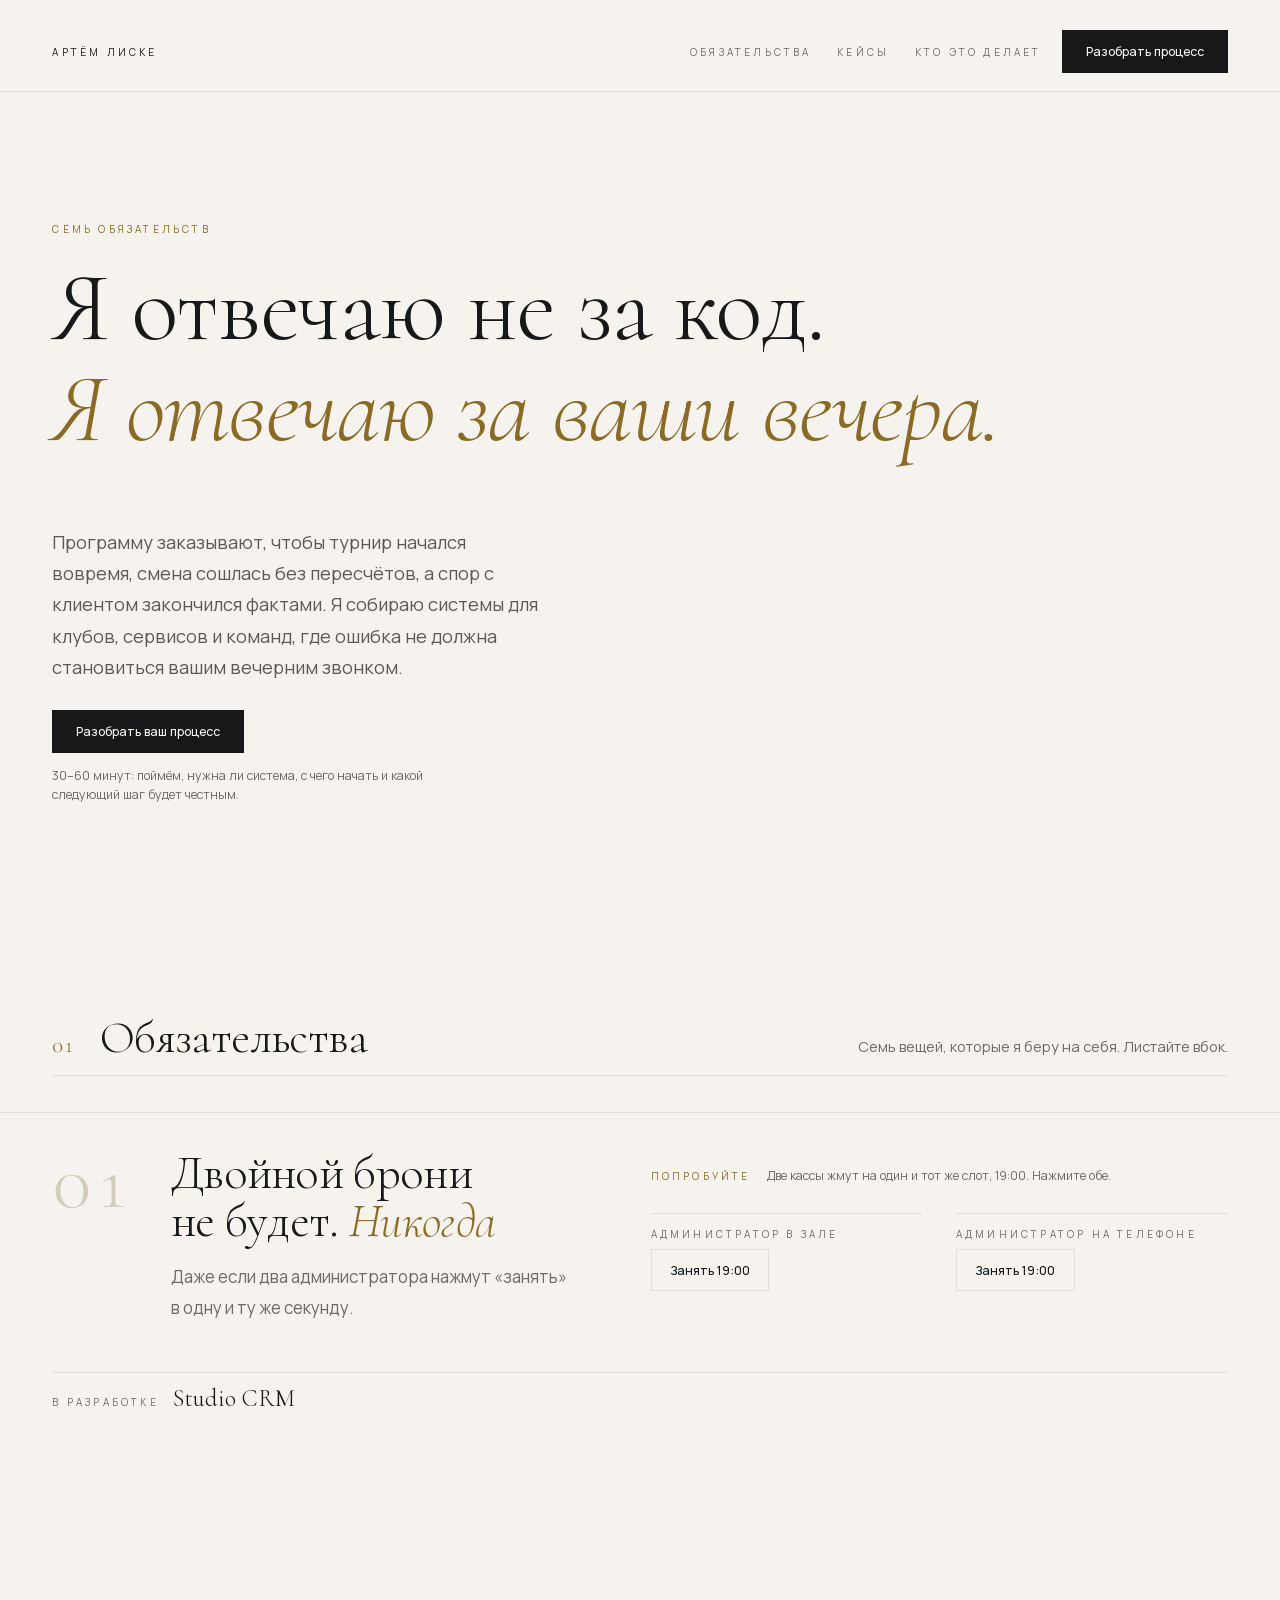
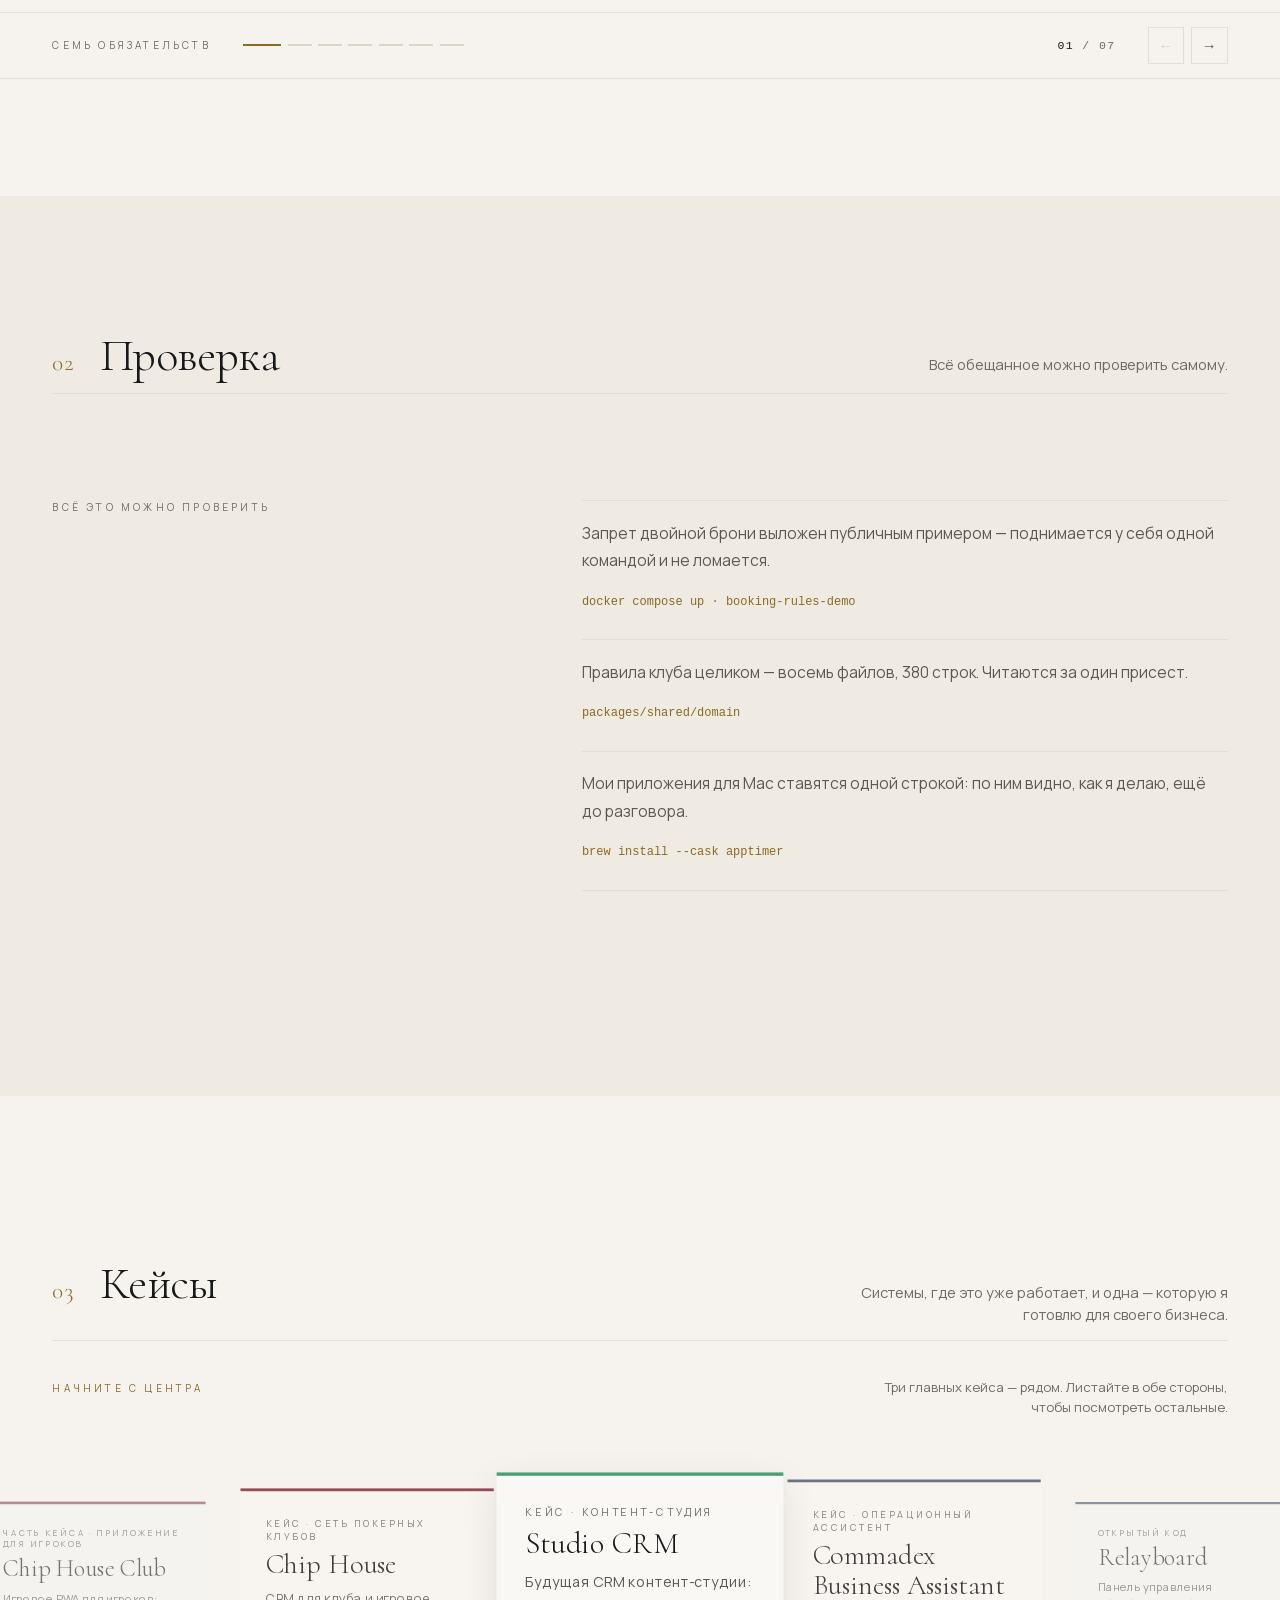
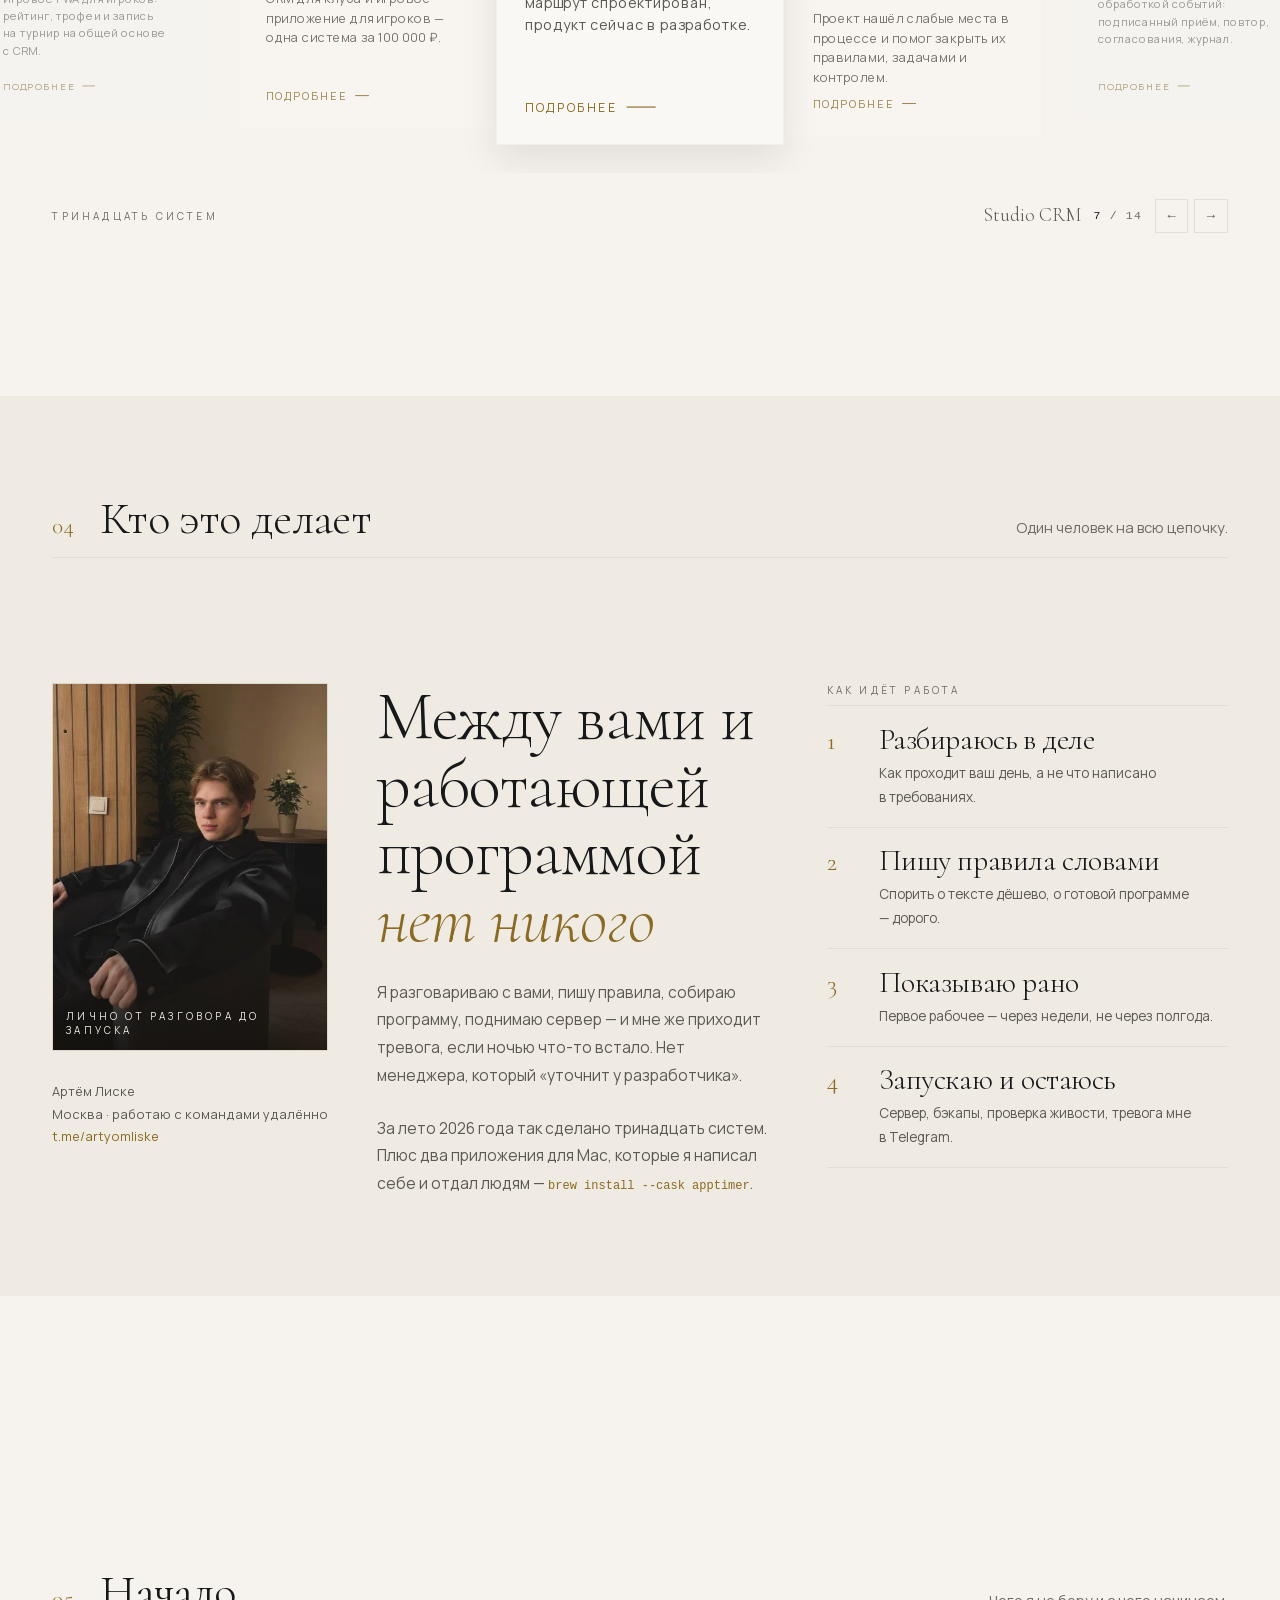
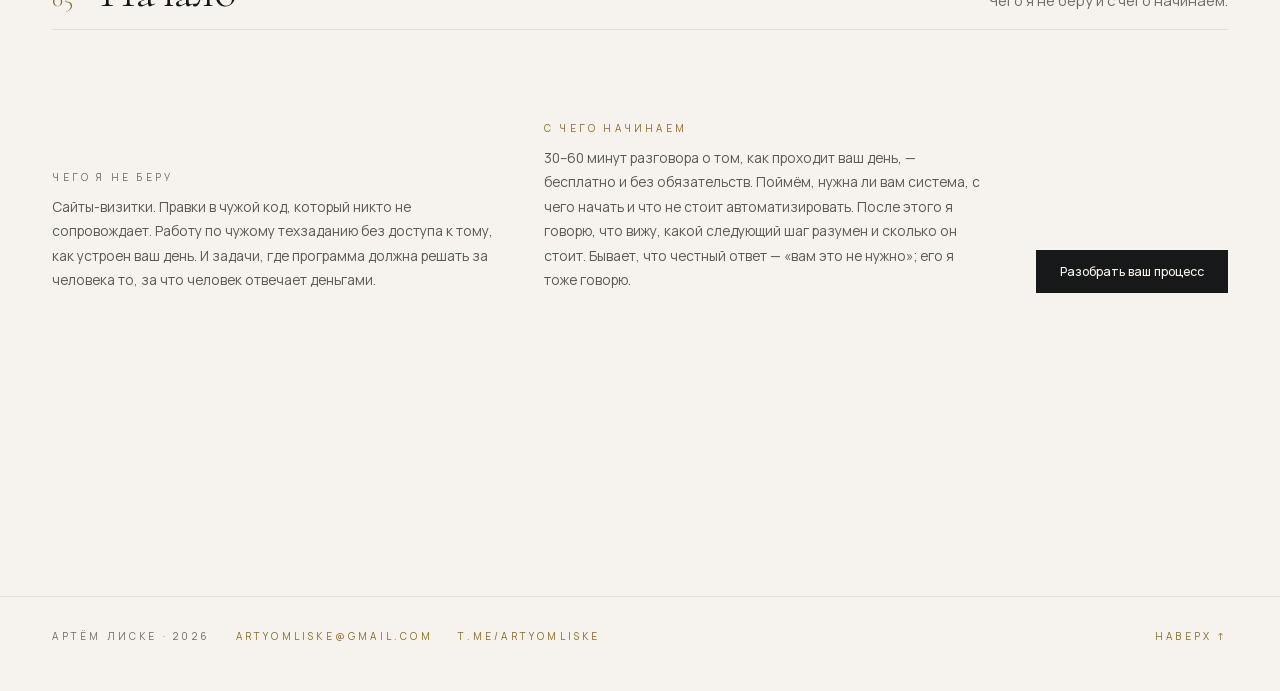
<file: index.html>
<!doctype html>
<html lang="ru">
<head>
<meta charset="utf-8">
<meta name="viewport" content="width=device-width, initial-scale=1">
<title>Артём Лиске — системы для действующего бизнеса</title>
<meta name="description" content="Семь обязательств, которые я беру на себя, когда берусь за дело. Системы для сети клубов, театра, студии и строительной компании — от правил до сервера и ночных бэкапов.">
<meta name="color-scheme" content="light">
<meta property="og:title" content="Артём Лиске — системы для действующего бизнеса">
<meta property="og:description" content="Я отвечаю не за код. Я отвечаю за ваши вечера. Семь обязательств, каждое с делом, где оно работает.">
<meta property="og:type" content="website">
<meta property="og:locale" content="ru_RU">
<!-- Абсолютный адрес обязателен: мессенджеры не понимают относительных путей.
     Домен сайта — artyomliske.ru. -->
<meta property="og:url" content="https://artyomliske.ru/">
<meta property="og:site_name" content="Артём Лиске">
<meta property="og:image" content="https://artyomliske.ru/og.jpg">
<meta property="og:image:width" content="1200">
<meta property="og:image:height" content="630">
<meta property="og:image:alt" content="Я отвечаю не за код. Я отвечаю за ваши вечера. Семь обязательств.">
<meta name="twitter:card" content="summary_large_image">
<link rel="canonical" href="https://artyomliske.ru/">
<link rel="preload" as="font" type="font/woff2" crossorigin href="fonts/Cormorant-300-cyrillic.woff2">
<link rel="preload" as="font" type="font/woff2" crossorigin href="fonts/Manrope-400-cyrillic.woff2">
<link rel="stylesheet" href="styles.css?v=20260822a">
<link rel="icon" href="data:image/svg+xml,%3Csvg xmlns='http://www.w3.org/2000/svg' viewBox='0 0 32 32'%3E%3Crect width='32' height='32' fill='%23F6F3EE'/%3E%3Ctext x='16' y='23' font-family='Georgia,serif' font-size='20' fill='%238A6A24' text-anchor='middle'%3EА%3C/text%3E%3C/svg%3E">
<!-- Разметка сущности: по ней поисковик и ИИ-ассистенты понимают, что страница
     о человеке. Имя, варианты написания, ссылки-подтверждения на других доменах. -->
<script type="application/ld+json">
{
  "@context": "https://schema.org",
  "@graph": [
    {
      "@type": "Person",
      "@id": "https://artyomliske.ru/#artyomliske",
      "name": "Артём Лиске",
      "alternateName": [
        "Артем Лиске",
        "Artyom Liske",
        "Artem Liske"
      ],
      "url": "https://artyomliske.ru/",
      "image": "https://artyomliske.ru/portrait.webp",
      "jobTitle": "Разработчик систем для бизнеса",
      "description": "Артём Лиске — разработчик из Москвы, работает с командами удалённо. Делает системы для действующего бизнеса в одиночку: разговор с владельцем, правила словами, программа, сервер, бэкапы и ночные проверки. За лето 2026 года сделано тринадцать систем, плюс два приложения для macOS.",
      "homeLocation": {
        "@type": "Place",
        "name": "Москва"
      },
      "address": {
        "@type": "PostalAddress",
        "addressLocality": "Москва",
        "addressCountry": "RU"
      },
      "knowsLanguage": [
        "ru",
        "en"
      ],
      "knowsAbout": [
        "разработка программного обеспечения",
        "CRM для малого бизнеса",
        "системы бронирования",
        "автоматизация клубов и студий",
        "администрирование серверов"
      ],
      "sameAs": [
        "https://github.com/artyomliske",
        "https://t.me/artyomliske"
      ],
      "worksFor": {
        "@id": "https://artyomliske.ru/#commadex"
      }
    },
    {
      "@type": "Organization",
      "@id": "https://artyomliske.ru/#commadex",
      "name": "Commadex",
      "description": "Commadex — компания Артёма Лиске: системы автоматизации для действующего бизнеса.",
      "founder": {
        "@id": "https://artyomliske.ru/#artyomliske"
      },
      "employee": {
        "@id": "https://artyomliske.ru/#artyomliske"
      },
      "areaServed": {
        "@type": "Country",
        "name": "RU"
      },
      "knowsAbout": [
        "автоматизация бизнес-процессов",
        "операционные ассистенты",
        "CRM для малого бизнеса"
      ],
      "sameAs": [
        "https://github.com/artyomliske/CommadexBusinessAssistant"
      ]
    },
    {
      "@type": "ProfilePage",
      "@id": "https://artyomliske.ru/#page",
      "url": "https://artyomliske.ru/",
      "name": "Артём Лиске — системы для действующего бизнеса",
      "inLanguage": "ru-RU",
      "mainEntity": {
        "@id": "https://artyomliske.ru/#artyomliske"
      },
      "about": {
        "@id": "https://artyomliske.ru/#artyomliske"
      }
    },
    {
      "@type": "WebSite",
      "@id": "https://artyomliske.ru/#site",
      "url": "https://artyomliske.ru/",
      "name": "Артём Лиске",
      "inLanguage": "ru-RU",
      "publisher": {
        "@id": "https://artyomliske.ru/#artyomliske"
      }
    }
  ]
}
</script>
<meta name="author" content="Артём Лиске">
</head>
<body>

<a class="skip" href="#ob-01">К обязательствам</a>
<div class="rails" aria-hidden="true"><i></i><i></i></div>

<header class="top" id="top">
  <p class="lab lab--ink">Артём Лиске</p>
  <nav>
    <a href="#glava-1" class="lab">Обязательства</a>
    <a href="#dela" class="lab">Кейсы</a>
    <a href="#kto" class="lab">Кто это делает</a>
  </nav>
  <a class="btn" href="https://t.me/artyomliske">Разобрать процесс</a>
</header>

<main>
<section class="screen screen--hero"><section class="hero">
  <div>
    <p class="lab lab--a" style="padding-bottom:1.4rem">Семь обязательств</p>
    <h1>Я отвечаю не&nbsp;за код.<br><span class="hero__accent">Я отвечаю за ваши вечера.</span></h1>
  </div>
  <div class="hero__two">
    <p class="txt">Программу заказывают, чтобы турнир начался вовремя, смена сошлась без пересчётов, а спор с клиентом закончился фактами. Я собираю системы для клубов, сервисов и команд, где ошибка не должна становиться вашим вечерним звонком.</p>
    <div class="hero__start">
      <a class="btn" href="https://t.me/artyomliske">Разобрать ваш процесс</a>
      <p class="hero__note">30–60 минут: поймём, нужна ли система, с чего начать и какой следующий шаг будет честным.</p>
    </div>
  </div>
</section>
</section>

<section class="screen">
<div class="chap rise" id="glava-1">
  <div class="chap__in">
    <p class="chap__n">01</p>
    <h2 class="chap__t">Обязательства</h2>
    <p class="chap__d">Семь вещей, которые я беру на себя. Листайте вбок.</p>
  </div>
</div>

<div class="track-wrap rise">
  <div class="track" tabindex="0" role="group" aria-label="Семь обязательств, листайте вбок">
<section class="ob" id="ob-01">
  <div class="ob__grid">
    <div class="ob__head">
    <div class="ob__no">01</div>
    <div>
      <h2>Двойной брони не&nbsp;будет. <em>Никогда</em></h2>
      <p class="txt txt--l ob__sub">Даже если два администратора нажмут «занять» в одну и ту же секунду.</p>
    </div>
  </div>
    <div class="ob__side"><div class="demo" data-demo="booking">
    <div class="demo__head">
      <p class="lab lab--a">Попробуйте</p>
      <p class="demo__hint">Две кассы жмут на один и тот же слот, 19:00. Нажмите обе.</p>
    </div>
    <div class="demo__grid">
      <div class="slot">
        <p class="lab">Администратор в зале</p>
        <div class="taps"><button class="tap" data-who="1" type="button">Занять 19:00</button></div>
        <p class="slot__state"></p>
      </div>
      <div class="slot">
        <p class="lab">Администратор на телефоне</p>
        <div class="taps"><button class="tap" data-who="2" type="button">Занять 19:00</button></div>
        <p class="slot__state"></p>
      </div>
    </div>
    <button class="tap" data-reset type="button" hidden style="align-self:flex-start">Сбросить</button>
  </div></div>
  </div>
  <p class="ob__where"><span class="lab">В разработке</span><span class="ob__where-n">Studio CRM</span></p>
</section>


<section class="ob" id="ob-02">
  <div class="ob__grid">
    <div class="ob__head">
    <div class="ob__no">02</div>
    <div>
      <h2>Поднимете цены — <em>прошлое не переедет</em></h2>
      <p class="txt txt--l ob__sub">Новый прайс действует с сегодня, а не задним числом по всей истории.</p>
    </div>
  </div>
    <div class="ob__side"><div class="demo" data-demo="price">
    <div class="demo__head">
      <p class="lab lab--a">Попробуйте</p>
      <p class="demo__hint">Подвиньте прайс — и посмотрите на заказ, который уже оформлен.</p>
    </div>
    <div class="demo__grid">
      <div class="slot">
        <p class="lab">Прайс на сегодня</p>
        <input class="rng" type="range" min="3000" max="9000" step="500" value="4500" aria-label="Цена часа съёмки">
        <p class="num num--a" data-now>4 500 ₽</p>
      </div>
      <div class="slot">
        <p class="lab">Заказ, оформленный 12 июня</p>
        <p class="num num--mute" data-old>4 500 ₽</p>
      </div>
    </div>
    <p class="demo__note">Заказ записан снимком в момент брони. Новый прайс на него не действует — и не подействует никогда.</p>
  </div></div>
  </div>
  <p class="ob__where"><span class="lab">В разработке</span><span class="ob__where-n">Studio CRM</span></p>
</section>
<section class="ob" id="ob-03">
  <div class="ob__grid">
    <div class="ob__head">
    <div class="ob__no">03</div>
    <div>
      <h2>Нейросеть не напишет вашему клиенту <em>от вашего имени</em></h2>
      <p class="txt txt--l ob__sub">Она готовит, вы одобряете. Без вашего нажатия наружу не уходит ничего.</p>
    </div>
  </div>
    <div class="ob__side">
      <div class="split">
        <div class="split__col">
          <p class="lab">Нейросеть может</p>
          <ul class="split__list">
            <li>разобрать переписку за день</li>
            <li>извлечь факты, суммы и сроки</li>
            <li>предложить черновик ответа</li>
            <li>разложить документы по объектам</li>
          </ul>
        </div>
        <div class="split__col split__col--no">
          <p class="lab lab--a">И не может — никогда</p>
          <ul class="split__list">
            <li>написать вашему клиенту</li>
            <li>подтвердить платёж</li>
            <li>изменить запись в базе</li>
            <li>отправить наружу хоть что-нибудь</li>
          </ul>
        </div>
      </div>
    </div>
  </div>
  <p class="ob__where"><span class="lab">Работает в деле</span><span class="ob__where-n">Commadex Business Assistant</span></p>
</section>
<section class="ob" id="ob-04">
  <div class="ob__grid">
    <div class="ob__head">
    <div class="ob__no">04</div>
    <div>
      <h2>Правила вашего дела лежат отдельно <em>и проверяются</em></h2>
      <p class="txt txt--l ob__sub">Начисления, скидки, рейтинг — в одном месте, а не по кнопкам интерфейса.</p>
    </div>
  </div>
    <div class="ob__side"><div class="demo" data-demo="points">
    <div class="demo__head">
      <p class="lab lab--a">Правило клуба целиком</p>
      <p class="demo__hint">Та же формула, по которой считает система: чем крупнее турнир, тем дороже место.</p>
    </div>
    <div class="demo__grid">
      <div class="slot">
        <p class="lab">Игроков в турнире — <span data-fieldn>48</span></p>
        <input class="rng" type="range" min="8" max="160" step="4" value="48" data-field aria-label="Игроков в турнире">
        <p class="lab">Очки за первое место</p>
        <p class="num num--a" data-pts>69</p>
      </div>
      <div class="slot">
        <p class="lab">Места с первого по двенадцатое</p>
        <div class="bars"><i></i><i></i><i></i><i></i><i></i><i></i><i></i><i></i><i></i><i></i><i></i><i></i></div>
        <p class="demo__hint">Второе место никогда не догонит первое — это в правиле, а не в настроении.</p>
      </div>
    </div>
  </div></div>
  </div>
  <p class="ob__where"><span class="lab">Работает в деле</span><span class="ob__where-n">Chip House</span></p>
</section>
<section class="ob" id="ob-05">
  <div class="ob__grid">
    <div class="ob__head">
    <div class="ob__no">05</div>
    <div>
      <h2>Вырастете — <em>переписывать не будем</em></h2>
      <p class="txt txt--l ob__sub">Второй зал, второе направление, приложение для клиентов — на том же основании.</p>
    </div>
  </div>
    <div class="ob__side">
      <div class="chain">
        <div class="chain__row">
          <div class="chain__from"><p class="chain__n">Chip House CRM</p><p class="lab">июнь · система клуба</p></div>
          <div class="chain__arw" aria-hidden="true"></div>
          <div class="chain__to"><p class="chain__n">Приложение игрока</p><p class="lab">июль · двенадцать дней</p></div>
        </div>
        <div class="chain__row">
          <div class="chain__from"><p class="chain__n">SMM-бот</p><p class="lab">один канал</p></div>
          <div class="chain__arw" aria-hidden="true"></div>
          <div class="chain__to"><p class="chain__n">SMM-платформа</p><p class="lab">много площадок</p></div>
        </div>
        <p class="chain__note">Оба раза основание не трогали: новая витрина подключилась к тем же правилам.</p>
      </div>
    </div>
  </div>
  <p class="ob__where"><span class="lab">Работает в деле</span><span class="ob__where-n">Chip House Club</span></p>
</section>
<section class="ob ob--night" id="ob-06">
  <div class="ob__grid">
    <div class="ob__head">
    <div class="ob__no">06</div>
    <div>
      <h2>Упадёт ночью — <em>узнаю я, а не вы утром</em></h2>
      <p class="txt txt--l ob__sub">Проверка каждые несколько минут, бэкап каждую ночь, тревога мне в Telegram.</p>
    </div>
  </div>
    <div class="ob__side"><div class="demo" data-demo="night">
    <div class="demo__head">
      <p class="lab lab--a">Ночь с пятницы на субботу</p>
      <p class="demo__hint">Так это выглядит с моей стороны.</p>
    </div>
    <div class="demo__grid">
      <div class="night">
        <p class="clock">02:58</p>
        <p class="lab">Пока все спят</p>
      </div>
      <div class="log">
        <p>healthcheck · система отвечает</p>
        <p>backup-db.sh · копия базы снята</p>
        <p class="hit">healthcheck · база не отвечает</p>
        <p class="fix">тревога отправлена мне в Telegram</p>
        <p>поднято · четыре минуты простоя, ночью, без ваших гостей</p>
      </div>
    </div>
    <button class="tap" data-again type="button" hidden style="align-self:flex-start">Ещё раз</button>
  </div></div>
  </div>
  <p class="ob__where"><span class="lab">Работает в деле</span><span class="ob__where-n">Chip House</span></p>
</section>
<section class="ob" id="ob-07">
  <div class="ob__grid">
    <div class="ob__head">
    <div class="ob__no">07</div>
    <div>
      <h2>Спор с клиентом или партнёром <em>разберём по записям</em></h2>
      <p class="txt txt--l ob__sub">Кто, что и когда поменял — записано и не стирается.</p>
    </div>
  </div>
    <div class="ob__side">
      <div class="ledger">
        <p class="lab">Выписка из журнала</p>
        <div class="ledger__rows">
          <div class="ledger__r"><span>12.06 14:02</span><span>Анна К.</span><span>бронь создана</span><span></span></div>
          <div class="ledger__r"><span>12.06 16:40</span><span>Олег П.</span><span>цена 4 500 &rarr; 3 800</span><span class="ledger__m">скидка</span></div>
          <div class="ledger__r"><span>14.06 09:15</span><span>Анна К.</span><span>статус: отменена</span><span class="ledger__m">возврат 50%</span></div>
          <div class="ledger__r"><span>14.06 09:15</span><span>система</span><span>предоплата удержана</span><span class="ledger__m">по правилу</span></div>
        </div>
        <p class="chain__note">Кто, что и когда — записано. Удаления записей в интерфейсе нет вообще.</p>
      </div>
    </div>
  </div>
  <p class="ob__where"><span class="lab">В разработке</span><span class="ob__where-n">Studio CRM</span></p>
</section>
  </div>
  <div class="track__bar">
    <p class="lab">Семь обязательств</p>
    <div class="track__dots" role="tablist" aria-label="Обязательства">
      <button class="track__dot" type="button" data-go="1" aria-label="Обязательство 01"></button>
      <button class="track__dot" type="button" data-go="2" aria-label="Обязательство 02"></button>
      <button class="track__dot" type="button" data-go="3" aria-label="Обязательство 03"></button>
      <button class="track__dot" type="button" data-go="4" aria-label="Обязательство 04"></button>
      <button class="track__dot" type="button" data-go="5" aria-label="Обязательство 05"></button>
      <button class="track__dot" type="button" data-go="6" aria-label="Обязательство 06"></button>
      <button class="track__dot" type="button" data-go="7" aria-label="Обязательство 07"></button>
    </div>
    <p class="track__count"><span data-cur>01</span> / 07</p>
    <div class="track__nav">
      <button class="track__arw" type="button" data-prev aria-label="Предыдущее">&#8592;</button>
      <button class="track__arw" type="button" data-next aria-label="Следующее">&#8594;</button>
    </div>
  </div>
</div>

</section>

<section class="screen screen--tone">
<div class="chap rise" id="proverka">
  <div class="chap__in">
    <p class="chap__n">02</p>
    <h2 class="chap__t">Проверка</h2>
    <p class="chap__d">Всё обещанное можно проверить самому.</p>
  </div>
</div>
<section class="ob rise" id="proof">
  <div class="proof">
    <div>
      <p class="lab" style="padding-bottom:1.1rem">Всё это можно проверить</p>

    </div>
    <div class="proof__list">
      <div class="proof__row">
        <p class="txt">Запрет двойной брони выложен публичным примером — поднимается у себя одной командой и не ломается.</p>
        <p class="mono">docker compose up · booking-rules-demo</p>
      </div>
      <div class="proof__row">
        <p class="txt">Правила клуба целиком — восемь файлов, 380 строк. Читаются за один присест.</p>
        <p class="mono">packages/shared/domain</p>
      </div>
      <div class="proof__row">
        <p class="txt">Мои приложения для Mac ставятся одной строкой: по ним видно, как я делаю, ещё до разговора.</p>
        <p class="mono">brew install --cask apptimer</p>
      </div>
    </div>
  </div>
</section>
</section>


<section class="screen">
<div class="chap rise" id="dela">
  <div class="chap__in">
    <p class="chap__n">03</p>
    <h2 class="chap__t">Кейсы</h2>
    <p class="chap__d">Системы, где это уже работает, и одна — которую я готовлю для своего бизнеса.</p>
  </div>
</div>

<div class="deals rise">
  <div class="deals__intro">
    <p class="lab lab--a">Начните с центра</p>
    <p class="deals__hint" id="deals-hint">Три главных кейса — рядом. Листайте в обе стороны, чтобы посмотреть остальные.</p>
  </div>
  <div class="deals__track" tabindex="0" role="group" aria-label="Кейсы: листайте влево и вправо, центральный кейс выделен" aria-describedby="deals-hint">
    <button class="card" type="button" data-open="ch" data-featured="true" style="--tone:#8C2138">
      <span class="card__kind">Кейс · сеть покерных клубов</span>
      <span class="card__name">Chip House</span>
      <span class="card__line">CRM для клуба и игровое приложение для игроков — одна система за 100 000 ₽.</span>
      <span class="card__more">Подробнее <i aria-hidden="true"></i></span>
    </button>
    <button class="card" type="button" data-open="st" data-featured="true" style="--tone:#4D9D75">
      <span class="card__kind">Кейс · контент-студия</span>
      <span class="card__name">Studio CRM</span>
      <span class="card__line">Будущая CRM контент-студии: маршрут спроектирован, продукт сейчас в разработке.</span>
      <span class="card__more">Подробнее <i aria-hidden="true"></i></span>
    </button>
    <button class="card" type="button" data-open="cx" data-featured="true" style="--tone:#4A5A72">
      <span class="card__kind">Кейс · операционный ассистент</span>
      <span class="card__name">Commadex Business Assistant</span>
      <span class="card__line">Проект нашёл слабые места в процессе и помог закрыть их правилами, задачами и контролем.</span>
      <span class="card__more">Подробнее <i aria-hidden="true"></i></span>
    </button>
    <button class="card" type="button" data-open="chc" style="--tone:#A83A52">
      <span class="card__kind">Часть кейса · приложение для игроков</span>
      <span class="card__name">Chip House Club</span>
      <span class="card__line">Игровое PWA для игроков: рейтинг, трофеи и запись на турнир на общей основе с CRM.</span>
      <span class="card__more">Подробнее <i aria-hidden="true"></i></span>
    </button>
    <button class="card" type="button" data-open="th" style="--tone:#9A7C22">
      <span class="card__kind">Кейс · семейный театр</span>
      <span class="card__name">Рублёвские сказки</span>
      <span class="card__line">Афиша, билеты и сертификаты, касса от стойки и три кабинета с разными правами.</span>
      <span class="card__more">Подробнее <i aria-hidden="true"></i></span>
    </button>
    <button class="card" type="button" data-open="es" style="--tone:#394174">
      <span class="card__kind">Кейс · строительство</span>
      <span class="card__name">Калькулятор смет</span>
      <span class="card__line">Смета за пять минут по опроснику вместо вечера в Excel, цены — из общего каталога.</span>
      <span class="card__more">Подробнее <i aria-hidden="true"></i></span>
    </button>
    <button class="card" type="button" data-open="sp" style="--tone:#6B4A66">
      <span class="card__kind">Кейс · контент-маркетинг</span>
      <span class="card__name">SMM-платформа</span>
      <span class="card__line">Контент под несколько площадок, публикация по расписанию — после одобрения человеком.</span>
      <span class="card__more">Подробнее <i aria-hidden="true"></i></span>
    </button>
    <button class="card" type="button" data-open="sb" style="--tone:#82462C">
      <span class="card__kind">Кейс · Telegram-канал</span>
      <span class="card__name">SMM-бот</span>
      <span class="card__line">Ежедневный пост готовится сам, владелец утверждает его одним нажатием.</span>
      <span class="card__more">Подробнее <i aria-hidden="true"></i></span>
    </button>
    <button class="card" type="button" data-open="rb" style="--tone:#394B74">
      <span class="card__kind">Открытый код</span>
      <span class="card__name">Relayboard</span>
      <span class="card__line">Панель управления обработкой событий: подписанный приём, повтор, согласования, журнал.</span>
      <span class="card__more">Подробнее <i aria-hidden="true"></i></span>
    </button>
    <button class="card" type="button" data-open="bd" style="--tone:#2E6660">
      <span class="card__kind">Открытый код</span>
      <span class="card__name">booking-rules-demo</span>
      <span class="card__line">Публичный пример запрета пересечений — поднимается у себя одной командой.</span>
      <span class="card__more">Подробнее <i aria-hidden="true"></i></span>
    </button>
    <button class="card" type="button" data-open="at" style="--tone:#2D64BE">
      <span class="card__kind">Собственный продукт</span>
      <span class="card__name">AppTimer</span>
      <span class="card__line">Учёт времени по проектам для Mac. Локально, без облака и телеметрии.</span>
      <span class="card__more">Подробнее <i aria-hidden="true"></i></span>
    </button>
    <button class="card" type="button" data-open="cv" style="--tone:#4A6470">
      <span class="card__kind">Собственный продукт</span>
      <span class="card__name">ClipboardVault</span>
      <span class="card__line">История буфера обмена для Mac: текст, изображения, поиск. Всё хранится локально.</span>
      <span class="card__more">Подробнее <i aria-hidden="true"></i></span>
    </button>
    <button class="card" type="button" data-open="hb" style="--tone:#7A6030">
      <span class="card__kind">Собственный продукт</span>
      <span class="card__name">homebrew-tap</span>
      <span class="card__line">Свой канал доставки приложений: brew install --cask apptimer.</span>
      <span class="card__more">Подробнее <i aria-hidden="true"></i></span>
    </button>
    <div class="card card--cta" style="--tone:#8A6A24">
      <span class="card__kind">Следующий кейс — ваш</span>
      <span class="card__name" style="color:var(--accent)">Ваше</span>
      <span class="card__line">30–60 минут о вашем процессе: поймём, нужна ли система, с чего начать и какой следующий шаг будет честным.</span>
      <a class="card__more" href="https://t.me/artyomliske">Написать <i aria-hidden="true"></i></a>
    </div>

  </div>
  <div class="deals__bar">
    <p class="lab">Тринадцать систем</p>
    <p class="deals__active" aria-live="polite" data-dtitle>Studio CRM</p>
    <p class="gal__n"><span data-di>2</span> / 14</p>
    <div class="gal__nav">
      <button class="track__arw" type="button" data-dprev aria-label="Назад">&#8592;</button>
      <button class="track__arw" type="button" data-dnext aria-label="Вперёд">&#8594;</button>
    </div>
  </div>
</div>

<dialog class="sheet" id="d-ch" aria-label="Chip House">
  <form method="dialog" class="sheet__x"><button aria-label="Закрыть">&#215;</button></form>
  <div class="sheet__in">
    <header class="sheet__head">
      <div class="sheet__head-l"><p class="lab">Chip House · один кейс, два связанных продукта</p>
      <h2>Chip House</h2></div>
      <a class="sheet__repo" href="https://github.com/artyomliske/chip-house-crm-case" target="_blank" rel="noopener noreferrer">Кейс на GitHub <svg viewBox="0 0 16 16" width="11" height="11" fill="none" stroke="currentColor" stroke-width="1.6" aria-hidden="true"><path d="M6 3h7v7"/><path d="M13 3 3.5 12.5"/></svg></a>
    </header>
    <div class="gal" data-gal>
      <div class="gal__track" tabindex="0" role="group" aria-label="Кадры системы, листайте вбок">
        <figure>
          <button class="gal__zoom" type="button" aria-label="Открыть кадр во весь экран"><img src="shots/ch-1.webp" alt="Табло турнира на экране в зале: уровень блайндов и время" loading="lazy" decoding="async" width="1000" height="562"></button>
          <figcaption class="lab gal__cap">ТВ-табло в зале &middot; демонстрационные данные</figcaption>
        </figure>
        <figure>
          <button class="gal__zoom" type="button" aria-label="Открыть кадр во весь экран"><img src="shots/ch-2.webp" alt="Экран рассадки: столы, места, балансировка" loading="lazy" decoding="async" width="1000" height="794"></button>
          <figcaption class="lab gal__cap">Рассадка за столами &middot; демонстрационные данные</figcaption>
        </figure>
        <figure>
          <button class="gal__zoom" type="button" aria-label="Открыть кадр во весь экран"><img src="shots/ch-3.webp" alt="Сводка: турниры, игроки, оргвзносы" loading="lazy" decoding="async" width="742" height="1000"></button>
          <figcaption class="lab gal__cap">Сводка по клубу &middot; демонстрационные данные</figcaption>
        </figure>
        <figure>
          <button class="gal__zoom" type="button" aria-label="Открыть кадр во весь экран"><img src="shots/ch-4.webp" alt="Таблица рейтинга сезона" loading="lazy" decoding="async" width="1000" height="847"></button>
          <figcaption class="lab gal__cap">Рейтинг сезона &middot; демонстрационные данные</figcaption>
        </figure>
      </div>
      <div class="gal__bar">
        <p class="gal__n"><span data-i>1</span> / 4</p>
        <div class="gal__nav">
          <button class="track__arw" type="button" data-gprev aria-label="Предыдущий кадр">&#8592;</button>
          <button class="track__arw" type="button" data-gnext aria-label="Следующий кадр">&#8594;</button>
        </div>
      </div>
    </div>
    <div class="sheet__pair">
      <div><p class="lab">Было</p><p class="txt">Рассадку по столам, подсчёт очков и рейтинг сезона вели вручную. Табло с уровнями блайндов — отдельный ноутбук и человек рядом с ним. Оргвзносы сходились в конце вечера, если сходились.</p></div>
      <div><p class="lab">Получилось</p><p class="txt">За 100 000 ₽ вместо одной настройки готовой CRM собрали связку из CRM для клуба и приложения для игроков. Турнир ведётся с планшета, табло в зале — отдельный экран системы, а очки и рейтинг считаются по правилам клуба.</p></div>
    </div>
    <div class="sheet__then">
      <p class="lab lab--a">Как работали</p>
      <p class="sheet__then-t">Владелец клуба был на связи на всём пути: CRM собирали под его процессы, а затем на той же основе сделали приложение для игроков. Решения принимали быстро и прямо в контексте его работы.</p>
    </div>
    <dl class="sheet__spec">
      <div><dt class="lab">Стек</dt><dd class="txt">TypeScript · NestJS · PostgreSQL · Socket.IO · React</dd></div>
      <div><dt class="lab">Бюджет</dt><dd class="txt">100 000 ₽ за CRM и приложение игрока</dd></div>
      <div><dt class="lab">Формат</dt><dd class="txt">работа напрямую с владельцем · CRM + PWA</dd></div>
    </dl>
    <div class="sheet__proof"><p class="lab">Что можно проверить</p><p class="txt">В публичном кейсе — единое состояние для оператора и табло, самостоятельные правила турнира и реальные интерфейсы на демонстрационных данных.</p></div>
    <nav class="sheet__ob">
      <p class="lab">Подтверждает обязательства</p>
      <div class="sheet__ob-list"><a href="#ob-04" data-jump><span>04</span> Правила лежат отдельно</a><a href="#ob-05" data-jump><span>05</span> Вырастете — не перепишем</a><a href="#ob-06" data-jump><span>06</span> Упадёт ночью — узнаю я</a><a href="#ob-07" data-jump><span>07</span> Разберём по записям</a></div>
    </nav>
  </div>
</dialog>
<dialog class="sheet" id="d-chc" aria-label="Chip House Club">
  <form method="dialog" class="sheet__x"><button aria-label="Закрыть">&#215;</button></form>
  <div class="sheet__in">
    <header class="sheet__head">
      <div class="sheet__head-l"><p class="lab">Вторая часть общего кейса Chip House · приложение игрока</p>
      <h2>Chip House Club</h2></div>
      <a class="sheet__repo" href="https://github.com/artyomliske/chip-house-club-case" target="_blank" rel="noopener noreferrer">Кейс на GitHub <svg viewBox="0 0 16 16" width="11" height="11" fill="none" stroke="currentColor" stroke-width="1.6" aria-hidden="true"><path d="M6 3h7v7"/><path d="M13 3 3.5 12.5"/></svg></a>
    </header>
    <div class="gal" data-gal>
      <div class="gal__track" tabindex="0" role="group" aria-label="Кадры системы, листайте вбок">
        <figure>
          <button class="gal__zoom" type="button" aria-label="Открыть кадр во весь экран"><img src="shots/chc-1.webp" alt="Главный экран приложения игрока" loading="lazy" decoding="async" width="461" height="1000"></button>
          <figcaption class="lab gal__cap">Главная &middot; демонстрационные данные</figcaption>
        </figure>
        <figure>
          <button class="gal__zoom" type="button" aria-label="Открыть кадр во весь экран"><img src="shots/chc-2.webp" alt="Рейтинг с подсветкой своей строки" loading="lazy" decoding="async" width="461" height="1000"></button>
          <figcaption class="lab gal__cap">Рейтинг &middot; демонстрационные данные</figcaption>
        </figure>
        <figure>
          <button class="gal__zoom" type="button" aria-label="Открыть кадр во весь экран"><img src="shots/chc-3.webp" alt="Экран трофеев игрока" loading="lazy" decoding="async" width="461" height="1000"></button>
          <figcaption class="lab gal__cap">Трофеи &middot; демонстрационные данные</figcaption>
        </figure>
        <figure>
          <button class="gal__zoom" type="button" aria-label="Открыть кадр во весь экран"><img src="shots/chc-4.webp" alt="Значки за достижения" loading="lazy" decoding="async" width="461" height="1000"></button>
          <figcaption class="lab gal__cap">Значки за достижения &middot; демонстрационные данные</figcaption>
        </figure>
        <figure>
          <button class="gal__zoom" type="button" aria-label="Открыть кадр во весь экран"><img src="shots/chc-5.webp" alt="Расписание турниров и запись" loading="lazy" decoding="async" width="461" height="1000"></button>
          <figcaption class="lab gal__cap">Турниры &middot; демонстрационные данные</figcaption>
        </figure>
        <figure>
          <button class="gal__zoom" type="button" aria-label="Открыть кадр во весь экран"><img src="shots/chc-6.webp" alt="Публичный профиль игрока" loading="lazy" decoding="async" width="461" height="1000"></button>
          <figcaption class="lab gal__cap">Профиль &middot; демонстрационные данные</figcaption>
        </figure>
      </div>
      <div class="gal__bar">
        <p class="gal__n"><span data-i>1</span> / 6</p>
        <div class="gal__nav">
          <button class="track__arw" type="button" data-gprev aria-label="Предыдущий кадр">&#8592;</button>
          <button class="track__arw" type="button" data-gnext aria-label="Следующий кадр">&#8594;</button>
        </div>
      </div>
    </div>
    <div class="sheet__pair">
      <div><p class="lab">Задача</p><p class="txt">Продолжить систему клуба на стороне игрока: рейтинг, трофеи, расписание и запись должны быть доступны без переписки с администратором.</p></div>
      <div><p class="lab">Решение</p><p class="txt">Игровое PWA ставится на телефон прямо с сайта. Внутри — рейтинг с подсветкой «это я», значки за достижения, публичный профиль и запись на турнир до старта.</p></div>
    </div>
    <div class="sheet__then">
      <p class="lab lab--a">Почему это часть одного кейса</p>
      <p class="sheet__then-t">Приложение опирается на ту же базу и правила, что CRM клуба. Инвесторы клуба назвали продукт интересным, игровым и вовлекающим для публики.</p>
    </div>
    <dl class="sheet__spec">
      <div><dt class="lab">Стек</dt><dd class="txt">React · Vite · PWA</dd></div>
      <div><dt class="lab">Срок</dt><dd class="txt">двенадцать дней от пустого репозитория</dd></div>
      <div><dt class="lab">Основа</dt><dd class="txt">общая база и правила с CRM Chip House</dd></div>
    </dl>
    <nav class="sheet__ob">
      <p class="lab">Подтверждает обязательства</p>
      <div class="sheet__ob-list"><a href="#ob-05" data-jump><span>05</span> Вырастете — не перепишем</a></div>
    </nav>
  </div>
</dialog>
<dialog class="sheet" id="d-st" aria-label="Studio CRM">
  <form method="dialog" class="sheet__x"><button aria-label="Закрыть">&#215;</button></form>
  <div class="sheet__in">
    <header class="sheet__head">
      <div class="sheet__head-l"><p class="lab">Контент-студия · будущий бизнес, сейчас в разработке</p>
      <h2>Studio CRM</h2></div>
      <a class="sheet__repo" href="https://github.com/artyomliske/studio-crm-case" target="_blank" rel="noopener noreferrer">Кейс на GitHub <svg viewBox="0 0 16 16" width="11" height="11" fill="none" stroke="currentColor" stroke-width="1.6" aria-hidden="true"><path d="M6 3h7v7"/><path d="M13 3 3.5 12.5"/></svg></a>
    </header>
    <div class="gal" data-gal>
      <div class="gal__track" tabindex="0" role="group" aria-label="Кадры системы, листайте вбок">
        <figure>
          <button class="gal__zoom" type="button" aria-label="Открыть кадр во весь экран"><img src="shots/st-1.webp" alt="Календарь студии: залы и брони с буферами" loading="lazy" decoding="async" width="1000" height="694"></button>
          <figcaption class="lab gal__cap">Календарь броней &middot; демонстрационные данные</figcaption>
        </figure>
        <figure>
          <button class="gal__zoom" type="button" aria-label="Открыть кадр во весь экран"><img src="shots/st-2.webp" alt="Карточка брони: клиент, оплата, этапы" loading="lazy" decoding="async" width="1000" height="694"></button>
          <figcaption class="lab gal__cap">Карточка брони &middot; демонстрационные данные</figcaption>
        </figure>
        <figure>
          <button class="gal__zoom" type="button" aria-label="Открыть кадр во весь экран"><img src="shots/st-3.webp" alt="Доска монтажа: что снято, что в работе" loading="lazy" decoding="async" width="1000" height="569"></button>
          <figcaption class="lab gal__cap">Монтажная доска &middot; демонстрационные данные</figcaption>
        </figure>
        <figure>
          <button class="gal__zoom" type="button" aria-label="Открыть кадр во весь экран"><img src="shots/st-4.webp" alt="Финансовая сводка студии" loading="lazy" decoding="async" width="960" height="1000"></button>
          <figcaption class="lab gal__cap">Финансы &middot; демонстрационные данные</figcaption>
        </figure>
        <figure>
          <button class="gal__zoom" type="button" aria-label="Открыть кадр во весь экран"><img src="shots/st-5.webp" alt="Публичная страница брони" loading="lazy" decoding="async" width="1000" height="694"></button>
          <figcaption class="lab gal__cap">Страница брони для клиента &middot; демонстрационные данные</figcaption>
        </figure>
      </div>
      <div class="gal__bar">
        <p class="gal__n"><span data-i>1</span> / 5</p>
        <div class="gal__nav">
          <button class="track__arw" type="button" data-gprev aria-label="Предыдущий кадр">&#8592;</button>
          <button class="track__arw" type="button" data-gnext aria-label="Следующий кадр">&#8594;</button>
        </div>
      </div>
    </div>
    <div class="sheet__pair">
      <div><p class="lab">Задача</p><p class="txt">Спроектировать CRM для будущей контент-студии до запуска: от брони зала и оплаты до съёмки, монтажа, выдачи и финансов.</p></div>
      <div><p class="lab">В разработке</p><p class="txt">Один сервис ведёт весь маршрут. Пересечение броней отклоняет сама база с учётом буферов на уборку, цена фиксируется снимком в момент брони, клиент бронирует через Telegram-бота и получает напоминания.</p></div>
    </div>
    <div class="sheet__then">
      <p class="lab lab--a">Статус</p>
      <p class="sheet__then-t">Это CRM для моего будущего бизнеса, а не внедрённая клиентская система. Сейчас проект находится на стадии планирования и разработки; результат покажу в работе после запуска.</p>
    </div>
    <dl class="sheet__spec">
      <div><dt class="lab">Стек</dt><dd class="txt">Python · FastAPI · PostgreSQL · aiogram</dd></div>
      <div><dt class="lab">Проверки</dt><dd class="txt">265 автоматических в текущей версии</dd></div>
      <div><dt class="lab">Открыто</dt><dd class="txt">публичный пример правила брони</dd></div>
    </dl>
    <div class="sheet__proof"><p class="lab">Что можно проверить</p><p class="txt">В публичном кейсе видны текущая архитектура, защита брони на уровне базы, хранение снимка цены и маршрут, который система должна вести после запуска.</p></div>
    <nav class="sheet__ob">
      <p class="lab">Подтверждает обязательства</p>
      <div class="sheet__ob-list"><a href="#ob-01" data-jump><span>01</span> Двойной брони не будет</a><a href="#ob-02" data-jump><span>02</span> Прошлое не переедет</a><a href="#ob-07" data-jump><span>07</span> Разберём по записям</a></div>
    </nav>
  </div>
</dialog>
<dialog class="sheet" id="d-cx" aria-label="Commadex Business Assistant">
  <form method="dialog" class="sheet__x"><button aria-label="Закрыть">&#215;</button></form>
  <div class="sheet__in">
    <header class="sheet__head">
      <div class="sheet__head-l"><p class="lab">Операционный ассистент · найти слабые места и закрыть их</p>
      <h2>Commadex Business Assistant</h2></div>
      <a class="sheet__repo" href="https://github.com/artyomliske/CommadexBusinessAssistant" target="_blank" rel="noopener noreferrer">Код на GitHub <svg viewBox="0 0 16 16" width="11" height="11" fill="none" stroke="currentColor" stroke-width="1.6" aria-hidden="true"><path d="M6 3h7v7"/><path d="M13 3 3.5 12.5"/></svg></a>
    </header>
    <div class="sheet__pair">
      <div><p class="lab">Было</p><p class="txt">Договорённости и документы жили в переписке. Что обещано, что оплачено и что просрочено — сводили руками.</p></div>
      <div><p class="lab">Получилось</p><p class="txt">Проект собрал сообщения, документы, платежи и задачи в одну картину. Команда увидела слабые точки процесса и закрыла их правилами, согласованиями и контролем статусов.</p></div>
    </div>
    <div class="sheet__then">
      <p class="lab lab--a">Результат</p>
      <p class="sheet__then-t">Commadex помог не просто разложить данные, а увидеть, где процесс теряет контроль. Нейросеть предлагает действия, но изменения и сообщения остаются за человеком.</p>
    </div>
    <dl class="sheet__spec">
      <div><dt class="lab">Стек</dt><dd class="txt">Python · очереди · векторный поиск · языковая модель</dd></div>
      <div><dt class="lab">Проверки</dt><dd class="txt">754 успешно пройденных теста</dd></div>
      <div><dt class="lab">Открыто</dt><dd class="txt">портфолийная версия без клиентских данных</dd></div>
    </dl>
    <div class="sheet__proof"><p class="lab">Что можно проверить</p><p class="txt">В открытом коде видны политика исходящих сообщений, ручное согласование, дедупликация событий и полный набор тестов границ системы.</p></div>
    <nav class="sheet__ob">
      <p class="lab">Подтверждает обязательства</p>
      <div class="sheet__ob-list"><a href="#ob-03" data-jump><span>03</span> Нейросеть не напишет клиенту</a><a href="#ob-07" data-jump><span>07</span> Разберём по записям</a></div>
    </nav>
  </div>
</dialog>
<dialog class="sheet" id="d-th" aria-label="Рублёвские сказки">
  <form method="dialog" class="sheet__x"><button aria-label="Закрыть">&#215;</button></form>
  <div class="sheet__in">
    <header class="sheet__head">
      <div class="sheet__head-l"><p class="lab">Семейный театр · сайт и внутренняя система</p>
      <h2>Рублёвские сказки</h2></div>
      <a class="sheet__repo" href="https://github.com/artyomliske/rublevskie-skazki-case" target="_blank" rel="noopener noreferrer">Кейс на GitHub <svg viewBox="0 0 16 16" width="11" height="11" fill="none" stroke="currentColor" stroke-width="1.6" aria-hidden="true"><path d="M6 3h7v7"/><path d="M13 3 3.5 12.5"/></svg></a>
    </header>
    <div class="gal" data-gal>
      <div class="gal__track" tabindex="0" role="group" aria-label="Кадры системы, листайте вбок">
        <figure>
          <button class="gal__zoom" type="button" aria-label="Открыть кадр во весь экран"><img src="shots/th-1.webp" alt="Главная страница театра" loading="lazy" decoding="async" width="1000" height="624"></button>
          <figcaption class="lab gal__cap">Главная &middot; демонстрационные данные</figcaption>
        </figure>
        <figure>
          <button class="gal__zoom" type="button" aria-label="Открыть кадр во весь экран"><img src="shots/th-2.webp" alt="Афиша спектаклей" loading="lazy" decoding="async" width="1000" height="624"></button>
          <figcaption class="lab gal__cap">Афиша &middot; демонстрационные данные</figcaption>
        </figure>
        <figure>
          <button class="gal__zoom" type="button" aria-label="Открыть кадр во весь экран"><img src="shots/th-3.webp" alt="Оформление билета" loading="lazy" decoding="async" width="1000" height="624"></button>
          <figcaption class="lab gal__cap">Покупка билета &middot; демонстрационные данные</figcaption>
        </figure>
        <figure>
          <button class="gal__zoom" type="button" aria-label="Открыть кадр во весь экран"><img src="shots/th-4.webp" alt="Касса администратора: продажа и погашение сертификата" loading="lazy" decoding="async" width="1000" height="624"></button>
          <figcaption class="lab gal__cap">Касса от стойки &middot; демонстрационные данные</figcaption>
        </figure>
        <figure>
          <button class="gal__zoom" type="button" aria-label="Открыть кадр во весь экран"><img src="shots/th-5.webp" alt="Кабинет руководителя: продажи и отчёты по сменам" loading="lazy" decoding="async" width="1000" height="624"></button>
          <figcaption class="lab gal__cap">Кабинет руководителя &middot; демонстрационные данные</figcaption>
        </figure>
      </div>
      <div class="gal__bar">
        <p class="gal__n"><span data-i>1</span> / 5</p>
        <div class="gal__nav">
          <button class="track__arw" type="button" data-gprev aria-label="Предыдущий кадр">&#8592;</button>
          <button class="track__arw" type="button" data-gnext aria-label="Следующий кадр">&#8594;</button>
        </div>
      </div>
    </div>
    <div class="sheet__pair">
      <div><p class="lab">Было</p><p class="txt">Билеты и подарочные сертификаты продавали вручную, а сведение смен и выручки жило в переписке.</p></div>
      <div><p class="lab">Стало</p><p class="txt">Публичный сайт с афишей и покупкой, кабинет клиента с его билетами, касса администратора с проверкой и погашением сертификата, кабинет руководителя с продажами и отчётами по сменам.</p></div>
    </div>
    <div class="sheet__then">
      <p class="lab lab--a">Граница</p>
      <p class="sheet__then-t">Онлайн-оплата намеренно не входит в объём: способ оплаты фиксируется, деньги идут мимо сайта.</p>
    </div>
    <dl class="sheet__spec">
      <div><dt class="lab">Стек</dt><dd class="txt">Node.js · Express · PostgreSQL</dd></div>
      <div><dt class="lab">Роли</dt><dd class="txt">клиент · администратор · руководитель</dd></div>
      <div><dt class="lab">Состояние</dt><dd class="txt">кабинеты готовы, серверная часть в работе</dd></div>
    </dl>
    <nav class="sheet__ob">
      <p class="lab">Подтверждает обязательства</p>
      <div class="sheet__ob-list"><a href="#ob-02" data-jump><span>02</span> Прошлое не переедет</a><a href="#ob-07" data-jump><span>07</span> Разберём по записям</a></div>
    </nav>
  </div>
</dialog>
<dialog class="sheet" id="d-es" aria-label="Калькулятор смет">
  <form method="dialog" class="sheet__x"><button aria-label="Закрыть">&#215;</button></form>
  <div class="sheet__in">
    <header class="sheet__head">
      <div class="sheet__head-l"><p class="lab">Строительная компания · внутренний сервис</p>
      <h2>Калькулятор смет</h2></div>
      <a class="sheet__repo" href="https://github.com/artyomliske/estimate-calculator-case" target="_blank" rel="noopener noreferrer">Кейс на GitHub <svg viewBox="0 0 16 16" width="11" height="11" fill="none" stroke="currentColor" stroke-width="1.6" aria-hidden="true"><path d="M6 3h7v7"/><path d="M13 3 3.5 12.5"/></svg></a>
    </header>
    <div class="gal" data-gal>
      <div class="gal__track" tabindex="0" role="group" aria-label="Кадры системы, листайте вбок">
        <figure>
          <button class="gal__zoom" type="button" aria-label="Открыть кадр во весь экран"><img src="shots/es-1.webp" alt="Редактор сметы: разделы, позиции, итоги" loading="lazy" decoding="async" width="1000" height="624"></button>
          <figcaption class="lab gal__cap">Редактор сметы &middot; демонстрационные данные</figcaption>
        </figure>
        <figure>
          <button class="gal__zoom" type="button" aria-label="Открыть кадр во весь экран"><img src="shots/es-2.webp" alt="Опросник: тип объекта и площадь" loading="lazy" decoding="async" width="1000" height="624"></button>
          <figcaption class="lab gal__cap">Опросник, шаг первый &middot; демонстрационные данные</figcaption>
        </figure>
        <figure>
          <button class="gal__zoom" type="button" aria-label="Открыть кадр во весь экран"><img src="shots/es-3.webp" alt="Опросник: уровень отделки" loading="lazy" decoding="async" width="1000" height="624"></button>
          <figcaption class="lab gal__cap">Опросник, шаг третий &middot; демонстрационные данные</figcaption>
        </figure>
        <figure>
          <button class="gal__zoom" type="button" aria-label="Открыть кадр во весь экран"><img src="shots/es-4.webp" alt="Общий каталог работ и материалов" loading="lazy" decoding="async" width="1000" height="624"></button>
          <figcaption class="lab gal__cap">Каталог работ &middot; демонстрационные данные</figcaption>
        </figure>
        <figure>
          <button class="gal__zoom" type="button" aria-label="Открыть кадр во весь экран"><img src="shots/es-5.webp" alt="Аналитика по сметам" loading="lazy" decoding="async" width="1000" height="624"></button>
          <figcaption class="lab gal__cap">Аналитика &middot; демонстрационные данные</figcaption>
        </figure>
        <figure>
          <button class="gal__zoom" type="button" aria-label="Открыть кадр во весь экран"><img src="shots/es-6.webp" alt="Список смет" loading="lazy" decoding="async" width="1000" height="624"></button>
          <figcaption class="lab gal__cap">Список смет &middot; демонстрационные данные</figcaption>
        </figure>
      </div>
      <div class="gal__bar">
        <p class="gal__n"><span data-i>1</span> / 6</p>
        <div class="gal__nav">
          <button class="track__arw" type="button" data-gprev aria-label="Предыдущий кадр">&#8592;</button>
          <button class="track__arw" type="button" data-gnext aria-label="Следующий кадр">&#8594;</button>
        </div>
      </div>
    </div>
    <div class="sheet__pair">
      <div><p class="lab">Было</p><p class="txt">Каждую смету собирали заново в Excel, цены брали из головы и старых файлов. У разных менеджеров выходили разные суммы за одинаковую работу.</p></div>
      <div><p class="lab">Стало</p><p class="txt">Менеджер отвечает на короткий опросник — тип объекта, площадь, состояние, уровень отделки — и получает черновик сметы с объёмами и ценами из общего каталога.</p></div>
    </div>
    <div class="sheet__then">
      <p class="lab lab--a">Ещё</p>
      <p class="sheet__then-t">Чужие сметы и прайсы подтягиваются импортом из Excel, PDF, Word и CSV. Выгрузка — в PDF и Excel.</p>
    </div>
    <dl class="sheet__spec">
      <div><dt class="lab">Стек</dt><dd class="txt">React · TypeScript · Express</dd></div>
      <div><dt class="lab">Импорт</dt><dd class="txt">Excel · PDF · Word · CSV</dd></div>
      <div><dt class="lab">Правила</dt><dd class="txt">объёмы и цены — в общем каталоге, а не у менеджера в голове</dd></div>
    </dl>
    <nav class="sheet__ob">
      <p class="lab">Подтверждает обязательства</p>
      <div class="sheet__ob-list"><a href="#ob-04" data-jump><span>04</span> Правила лежат отдельно</a></div>
    </nav>
  </div>
</dialog>
<dialog class="sheet" id="d-sp" aria-label="SMM-платформа">
  <form method="dialog" class="sheet__x"><button aria-label="Закрыть">&#215;</button></form>
  <div class="sheet__in">
    <header class="sheet__head">
      <div class="sheet__head-l"><p class="lab">Контент-маркетинг · развитие бота в платформу</p>
      <h2>SMM-платформа</h2></div>
      <a class="sheet__repo" href="https://github.com/artyomliske/smm-platform-case" target="_blank" rel="noopener noreferrer">Кейс на GitHub <svg viewBox="0 0 16 16" width="11" height="11" fill="none" stroke="currentColor" stroke-width="1.6" aria-hidden="true"><path d="M6 3h7v7"/><path d="M13 3 3.5 12.5"/></svg></a>
    </header>
    <div class="sheet__pair">
      <div><p class="lab">Было</p><p class="txt">Бот умел один канал и одну нишу. Расширять его значило копировать код.</p></div>
      <div><p class="lab">Стало</p><p class="txt">Ядро генерации переехало в платформу и перестало зависеть от канала. Контент адаптируется под каждую площадку.</p></div>
    </div>
    <div class="sheet__then">
      <p class="lab lab--a">Граница</p>
      <p class="sheet__then-t">Публикация — только после одобрения. Расписание готовит, человек выпускает.</p>
    </div>
    <dl class="sheet__spec">
      <div><dt class="lab">Стек</dt><dd class="txt">Python · планировщик · языковая модель</dd></div>
      <div><dt class="lab">Выросло из</dt><dd class="txt">SMM-бота, без переписывания ядра</dd></div>
    </dl>
    <nav class="sheet__ob">
      <p class="lab">Подтверждает обязательства</p>
      <div class="sheet__ob-list"><a href="#ob-03" data-jump><span>03</span> Нейросеть не напишет клиенту</a><a href="#ob-05" data-jump><span>05</span> Вырастете — не перепишем</a></div>
    </nav>
  </div>
</dialog>
<dialog class="sheet" id="d-sb" aria-label="SMM-бот">
  <form method="dialog" class="sheet__x"><button aria-label="Закрыть">&#215;</button></form>
  <div class="sheet__in">
    <header class="sheet__head">
      <p class="lab">Telegram-канал · ежедневный контент</p>
      <h2>SMM-бот</h2>
    </header>
    <div class="gal" data-gal>
      <div class="gal__track" tabindex="0" role="group" aria-label="Кадры системы, листайте вбок">
        <figure>
          <button class="gal__zoom" type="button" aria-label="Открыть кадр во весь экран"><img src="shots/sb-1.webp" alt="Картинка к посту, сгенерированная ботом" loading="lazy" decoding="async" width="1000" height="1000"></button>
          <figcaption class="lab gal__cap">Обложка поста &middot; сгенерировано ботом</figcaption>
        </figure>
        <figure>
          <button class="gal__zoom" type="button" aria-label="Открыть кадр во весь экран"><img src="shots/sb-2.webp" alt="Другая сгенерированная обложка" loading="lazy" decoding="async" width="1000" height="1000"></button>
          <figcaption class="lab gal__cap">Ещё вариант &middot; сгенерировано ботом</figcaption>
        </figure>
        <figure>
          <button class="gal__zoom" type="button" aria-label="Открыть кадр во весь экран"><img src="shots/sb-3.webp" alt="Другая сгенерированная обложка" loading="lazy" decoding="async" width="1000" height="1000"></button>
          <figcaption class="lab gal__cap">Ещё вариант &middot; сгенерировано ботом</figcaption>
        </figure>
      </div>
      <div class="gal__bar">
        <p class="gal__n"><span data-i>1</span> / 3</p>
        <div class="gal__nav">
          <button class="track__arw" type="button" data-gprev aria-label="Предыдущий кадр">&#8592;</button>
          <button class="track__arw" type="button" data-gnext aria-label="Следующий кадр">&#8594;</button>
        </div>
      </div>
    </div>
    <div class="sheet__pair">
      <div><p class="lab">Было</p><p class="txt">Пост писали руками или не писали вовсе.</p></div>
      <div><p class="lab">Стало</p><p class="txt">Бот по расписанию готовит текст и картинку по каталогу товаров и присылает владельцу: одобрить, перегенерировать, поправить текст, заменить фото.</p></div>
    </div>
    <div class="sheet__then">
      <p class="lab lab--a">Участие</p>
      <p class="sheet__then-t">Одно нажатие в сутки. Без него в канал не уходит ничего.</p>
    </div>
    <dl class="sheet__spec">
      <div><dt class="lab">Стек</dt><dd class="txt">Python · aiogram · планировщик</dd></div>
      <div><dt class="lab">Цикл</dt><dd class="txt">подготовка → одобрение → публикация</dd></div>
    </dl>
    <nav class="sheet__ob">
      <p class="lab">Подтверждает обязательства</p>
      <div class="sheet__ob-list"><a href="#ob-03" data-jump><span>03</span> Нейросеть не напишет клиенту</a></div>
    </nav>
  </div>
</dialog>
<dialog class="sheet" id="d-rb" aria-label="Relayboard">
  <form method="dialog" class="sheet__x"><button aria-label="Закрыть">&#215;</button></form>
  <div class="sheet__in">
    <header class="sheet__head">
      <div class="sheet__head-l"><p class="lab">Открытый код · MIT</p>
      <h2>Relayboard</h2></div>
      <a class="sheet__repo" href="https://github.com/artyomliske/relayboard" target="_blank" rel="noopener noreferrer">Код на GitHub <svg viewBox="0 0 16 16" width="11" height="11" fill="none" stroke="currentColor" stroke-width="1.6" aria-hidden="true"><path d="M6 3h7v7"/><path d="M13 3 3.5 12.5"/></svg></a>
    </header>
    <div class="gal" data-gal>
      <div class="gal__track" tabindex="0" role="group" aria-label="Кадры системы, листайте вбок">
        <figure>
          <button class="gal__zoom" type="button" aria-label="Открыть кадр во весь экран"><img src="shots/rb-1.webp" alt="Панель Relayboard: входящие события и их состояния" loading="lazy" decoding="async" width="1000" height="918"></button>
          <figcaption class="lab gal__cap">Панель событий &middot; открытый код</figcaption>
        </figure>
      </div>
    </div>
    <div class="sheet__pair">
      <div><p class="lab">Что это</p><p class="txt">Панель, через которую видно каждое входящее событие и всю его судьбу: принято, проверено, обработано, повторено.</p></div>
      <div><p class="lab">Зачем</p><p class="txt">Оператор получает последнее слово там, где процессу нужен человеческий разбор.</p></div>
    </div>
    <div class="sheet__then">
      <p class="lab lab--a">Открыто</p>
      <p class="sheet__then-t">Читается целиком, без NDA и без клиентских данных.</p>
    </div>
    <dl class="sheet__spec">
      <div><dt class="lab">Стек</dt><dd class="txt">TypeScript · React · Express</dd></div>
      <div><dt class="lab">Лицензия</dt><dd class="txt">MIT</dd></div>
    </dl>
    <nav class="sheet__ob">
      <p class="lab">Подтверждает обязательства</p>
      <div class="sheet__ob-list"><a href="#ob-03" data-jump><span>03</span> Нейросеть не напишет клиенту</a><a href="#ob-07" data-jump><span>07</span> Разберём по записям</a></div>
    </nav>
  </div>
</dialog>
<dialog class="sheet" id="d-bd" aria-label="booking-rules-demo">
  <form method="dialog" class="sheet__x"><button aria-label="Закрыть">&#215;</button></form>
  <div class="sheet__in">
    <header class="sheet__head">
      <div class="sheet__head-l"><p class="lab">Открытый код · публичный технический пример</p>
      <h2>booking-rules-demo</h2></div>
      <a class="sheet__repo" href="https://github.com/artyomliske/booking-rules-demo" target="_blank" rel="noopener noreferrer">Код на GitHub <svg viewBox="0 0 16 16" width="11" height="11" fill="none" stroke="currentColor" stroke-width="1.6" aria-hidden="true"><path d="M6 3h7v7"/><path d="M13 3 3.5 12.5"/></svg></a>
    </header>
    <div class="sheet__pair">
      <div><p class="lab">Что это</p><p class="txt">Небольшая служба бронирования, где запрет пересечений стоит ограничением базы данных.</p></div>
      <div><p class="lab">Зачем</p><p class="txt">Чтобы обещание из первого пункта можно было проверить, а не принять на веру.</p></div>
    </div>
    <div class="sheet__then">
      <p class="lab lab--a">Как запустить</p>
      <p class="sheet__then-t">Одна команда — и на вашем ноутбуке работает то же правило, что в студии.</p>
    </div>
    <dl class="sheet__spec">
      <div><dt class="lab">Стек</dt><dd class="txt">Python · FastAPI · PostgreSQL · Docker</dd></div>
      <div><dt class="lab">Запуск</dt><dd class="txt">docker compose up</dd></div>
    </dl>
    <nav class="sheet__ob">
      <p class="lab">Подтверждает обязательства</p>
      <div class="sheet__ob-list"><a href="#ob-01" data-jump><span>01</span> Двойной брони не будет</a></div>
    </nav>
  </div>
</dialog>
<dialog class="sheet" id="d-at" aria-label="AppTimer">
  <form method="dialog" class="sheet__x"><button aria-label="Закрыть">&#215;</button></form>
  <div class="sheet__in">
    <header class="sheet__head">
      <div class="sheet__head-l"><p class="lab">Приложение для macOS · в строке меню</p>
      <h2>AppTimer</h2></div>
      <a class="sheet__repo" href="https://github.com/artyomliske/AppTimer" target="_blank" rel="noopener noreferrer">Код на GitHub <svg viewBox="0 0 16 16" width="11" height="11" fill="none" stroke="currentColor" stroke-width="1.6" aria-hidden="true"><path d="M6 3h7v7"/><path d="M13 3 3.5 12.5"/></svg></a>
    </header>
    <div class="gal" data-gal>
      <div class="gal__track" tabindex="0" role="group" aria-label="Кадры системы, листайте вбок">
        <figure>
          <button class="gal__zoom" type="button" aria-label="Открыть кадр во весь экран"><img src="shots/at-1.webp" alt="AppTimer в строке меню macOS" loading="lazy" decoding="async" width="1000" height="562"></button>
          <figcaption class="lab gal__cap">В строке меню &middot; моё приложение</figcaption>
        </figure>
        <figure>
          <button class="gal__zoom" type="button" aria-label="Открыть кадр во весь экран"><img src="shots/at-2.webp" alt="Распределение времени по проектам за день" loading="lazy" decoding="async" width="1000" height="750"></button>
          <figcaption class="lab gal__cap">Фокус на сегодня &middot; моё приложение</figcaption>
        </figure>
        <figure>
          <button class="gal__zoom" type="button" aria-label="Открыть кадр во весь экран"><img src="shots/at-3.webp" alt="Недельная сводка" loading="lazy" decoding="async" width="1000" height="750"></button>
          <figcaption class="lab gal__cap">Неделя &middot; моё приложение</figcaption>
        </figure>
      </div>
      <div class="gal__bar">
        <p class="gal__n"><span data-i>1</span> / 3</p>
        <div class="gal__nav">
          <button class="track__arw" type="button" data-gprev aria-label="Предыдущий кадр">&#8592;</button>
          <button class="track__arw" type="button" data-gnext aria-label="Следующий кадр">&#8594;</button>
        </div>
      </div>
    </div>
    <div class="sheet__pair">
      <div><p class="lab">Правило</p><p class="txt">Приложение никогда не назначает проект само. Отсчёт начинается только после того, как вы выбрали проект руками.</p></div>
      <div><p class="lab">Локально</p><p class="txt">Данные лежат на вашем Маке. Ни аккаунта, ни синхронизации, ни телеметрии.</p></div>
    </div>
    <div class="sheet__then">
      <p class="lab lab--a">Зачем оно здесь</p>
      <p class="sheet__then-t">По нему видно, как я делаю, — ещё до разговора со мной.</p>
    </div>
    <dl class="sheet__spec">
      <div><dt class="lab">Стек</dt><dd class="txt">Swift · SwiftUI</dd></div>
      <div><dt class="lab">Установка</dt><dd class="txt">brew install --cask apptimer</dd></div>
      <div><dt class="lab">Цена</dt><dd class="txt">бесплатно</dd></div>
    </dl>
  </div>
</dialog>
<dialog class="sheet" id="d-cv" aria-label="ClipboardVault">
  <form method="dialog" class="sheet__x"><button aria-label="Закрыть">&#215;</button></form>
  <div class="sheet__in">
    <header class="sheet__head">
      <div class="sheet__head-l"><p class="lab">Приложение для macOS · история буфера обмена</p>
      <h2>ClipboardVault</h2></div>
      <a class="sheet__repo" href="https://github.com/artyomliske/ClipboardVault" target="_blank" rel="noopener noreferrer">Код на GitHub <svg viewBox="0 0 16 16" width="11" height="11" fill="none" stroke="currentColor" stroke-width="1.6" aria-hidden="true"><path d="M6 3h7v7"/><path d="M13 3 3.5 12.5"/></svg></a>
    </header>
    <div class="gal" data-gal>
      <div class="gal__track" tabindex="0" role="group" aria-label="Кадры системы, листайте вбок">
        <figure>
          <button class="gal__zoom" type="button" aria-label="Открыть кадр во весь экран"><img src="shots/cv-1.webp" alt="История буфера обмена с поиском" loading="lazy" decoding="async" width="1000" height="979"></button>
          <figcaption class="lab gal__cap">Окно истории &middot; моё приложение</figcaption>
        </figure>
      </div>
    </div>
    <div class="sheet__pair">
      <div><p class="lab">Что делает</p><p class="txt">Хранит скопированный текст и изображения, включая снимки экрана, и возвращает их в буфер одним нажатием.</p></div>
      <div><p class="lab">Приватность</p><p class="txt">Всё лежит локально. Сбор истории останавливается одной кнопкой в строке меню.</p></div>
    </div>
    <div class="sheet__then">
      <p class="lab lab--a">Мелочи</p>
      <p class="sheet__then-t">Избранное переживает очистку, одинаковое не дублируется, поиск по всей истории.</p>
    </div>
    <dl class="sheet__spec">
      <div><dt class="lab">Стек</dt><dd class="txt">Swift · SwiftUI</dd></div>
      <div><dt class="lab">Вызов</dt><dd class="txt">⌥⌘V</dd></div>
      <div><dt class="lab">Установка</dt><dd class="txt">DMG с GitHub</dd></div>
    </dl>
  </div>
</dialog>
<dialog class="sheet" id="d-hb" aria-label="homebrew-tap">
  <form method="dialog" class="sheet__x"><button aria-label="Закрыть">&#215;</button></form>
  <div class="sheet__in">
    <header class="sheet__head">
      <div class="sheet__head-l"><p class="lab">Инфраструктура · доставка собственных программ</p>
      <h2>homebrew-tap</h2></div>
      <a class="sheet__repo" href="https://github.com/artyomliske/homebrew-tap" target="_blank" rel="noopener noreferrer">Код на GitHub <svg viewBox="0 0 16 16" width="11" height="11" fill="none" stroke="currentColor" stroke-width="1.6" aria-hidden="true"><path d="M6 3h7v7"/><path d="M13 3 3.5 12.5"/></svg></a>
    </header>
    <div class="sheet__pair">
      <div><p class="lab">Что это</p><p class="txt">Собственный репозиторий формул для Homebrew — стандартного способа ставить программы на Mac.</p></div>
      <div><p class="lab">Зачем</p><p class="txt">Обновления приходят тем же путём, что и всё остальное на машине пользователя.</p></div>
    </div>
    <div class="sheet__then">
      <p class="lab lab--a">Что это говорит</p>
      <p class="sheet__then-t">Я довожу работу до доставки, а не до архива с файлом.</p>
    </div>
    <dl class="sheet__spec">
      <div><dt class="lab">Установка</dt><dd class="txt">brew tap artyomliske/tap</dd></div>
      <div><dt class="lab">Затем</dt><dd class="txt">brew install --cask apptimer</dd></div>
    </dl>
  </div>
</dialog>
</section>

<section class="screen screen--tone">
<div class="chap rise" id="kto">
  <div class="chap__in">
    <p class="chap__n">04</p>
    <h2 class="chap__t">Кто это делает</h2>
    <p class="chap__d">Один человек на всю цепочку.</p>
  </div>
</div>

<section class="who rise">
  <div class="who__portrait">
    <div class="portrait portrait--photo">
      <img src="portrait.webp" width="480" height="640" alt="Артём Лиске" loading="lazy" decoding="async">
      <p class="lab">Лично от разговора до запуска</p>
    </div>
    <p class="txt" style="font-size:.8rem;padding-top:.9rem">Артём Лиске<br>Москва · работаю с командами удалённо<br><a href="https://t.me/artyomliske">t.me/artyomliske</a></p>
  </div>

  <div style="display:flex;flex-direction:column;gap:1.6rem">
    <h2>Между вами и работающей программой <em>нет никого</em></h2>
    <p class="txt">Я разговариваю с вами, пишу правила, собираю программу, поднимаю сервер — и мне же приходит тревога, если ночью что-то встало. Нет менеджера, который «уточнит у разработчика».</p><p class="txt">За лето 2026 года так сделано тринадцать систем. Плюс два приложения для Mac, которые я написал себе и отдал людям — <span class="mono">brew install --cask apptimer</span>.</p></div>

  <div style="display:flex;flex-direction:column">
    <p class="lab" style="padding-bottom:.5rem">Как идёт работа</p>
        <div class="step">
          <div class="step__n">1</div>
          <div><h3 style="font-size:clamp(1.15rem,1rem+.55vw,1.45rem)">Разбираюсь в деле</h3>
          <p class="txt" style="font-size:.84rem;padding-top:.35rem">Как проходит ваш день, а не что написано в требованиях.</p></div>
        </div>
        <div class="step">
          <div class="step__n">2</div>
          <div><h3 style="font-size:clamp(1.15rem,1rem+.55vw,1.45rem)">Пишу правила словами</h3>
          <p class="txt" style="font-size:.84rem;padding-top:.35rem">Спорить о тексте дёшево, о готовой программе — дорого.</p></div>
        </div>
        <div class="step">
          <div class="step__n">3</div>
          <div><h3 style="font-size:clamp(1.15rem,1rem+.55vw,1.45rem)">Показываю рано</h3>
          <p class="txt" style="font-size:.84rem;padding-top:.35rem">Первое рабочее — через недели, не через полгода.</p></div>
        </div>
        <div class="step">
          <div class="step__n">4</div>
          <div><h3 style="font-size:clamp(1.15rem,1rem+.55vw,1.45rem)">Запускаю и остаюсь</h3>
          <p class="txt" style="font-size:.84rem;padding-top:.35rem">Сервер, бэкапы, проверка живости, тревога мне в Telegram.</p></div>
        </div>
    <hr class="rule">
  </div>
</section>
</section>

<section class="screen">
<div class="chap rise" id="nachalo">
  <div class="chap__in">
    <p class="chap__n">05</p>
    <h2 class="chap__t">Начало</h2>
    <p class="chap__d">Чего я не беру и с чего начинаем.</p>
  </div>
</div>

<section class="close">
  <div>
    <p class="lab" style="padding-bottom:.7rem">Чего я не беру</p>
    <p class="txt" style="font-size:.86rem">Сайты-визитки. Правки в чужой код, который никто не сопровождает. Работу по чужому техзаданию без доступа к тому, как устроен ваш день. И задачи, где программа должна решать за человека то, за что человек отвечает деньгами.</p>
  </div>
  <div>
    <p class="lab lab--a" style="padding-bottom:.7rem">С чего начинаем</p>
    <p class="txt" style="font-size:.86rem">30–60 минут разговора о том, как проходит ваш день, — бесплатно и без обязательств. Поймём, нужна ли вам система, с чего начать и что не стоит автоматизировать. После этого я говорю, что вижу, какой следующий шаг разумен и сколько он стоит. Бывает, что честный ответ — «вам это не нужно»; его я тоже говорю.</p>
  </div>
  <a class="btn" href="https://t.me/artyomliske">Разобрать ваш процесс</a>
</section>
</section>
</main>

<footer>
  <p class="lab">Артём Лиске · 2026</p>
  <p class="lab"><a href="mailto:artyomliske@gmail.com">artyomliske@gmail.com</a></p>
  <p class="lab"><a href="https://t.me/artyomliske">t.me/artyomliske</a></p>
  <p class="lab" style="margin-left:auto"><a href="#top">Наверх ↑</a></p>
</footer>

<dialog class="lb" aria-label="Кадр во весь экран">
  <form method="dialog" class="lb__x"><button aria-label="Закрыть">&#215;</button></form>
  <div class="lb__track" tabindex="0" role="group" aria-label="Кадры, листайте вбок" data-lbtrack></div>
  <div class="lb__bar">
    <p class="lab" data-lbcap></p>
    <p class="gal__n"><span data-lbi>1</span> / <span data-lbn>1</span></p>
    <div class="gal__nav">
      <button class="track__arw" type="button" data-lbprev aria-label="Предыдущий кадр">&#8592;</button>
      <button class="track__arw" type="button" data-lbnext aria-label="Следующий кадр">&#8594;</button>
    </div>
  </div>
</dialog>

<script src="main.js?v=20260822a" defer></script>

</body>
</html>
</file>
<file: styles.css>
/* Шрифты лежат рядом с сайтом, а не на fonts.googleapis.com: поход на чужой
   домен задерживает первую отрисовку и даёт скачок вёрстки при подмене.
   Взяты только используемые начертания (Cormorant 300/400 прямой и курсив,
   Manrope 400/500) и только нужные подмножества — без греческого и вьетнамского. */
@font-face {
  font-family: 'Cormorant';
  font-style: italic;
  font-weight: 300;
  font-display: swap;
  src: url('fonts/Cormorant-300i-cyrillic-ext.woff2') format('woff2');
  unicode-range: U+0460-052F, U+1C80-1C8A, U+20B4, U+2DE0-2DFF, U+A640-A69F, U+FE2E-FE2F;
}
@font-face {
  font-family: 'Cormorant';
  font-style: italic;
  font-weight: 300;
  font-display: swap;
  src: url('fonts/Cormorant-300i-cyrillic.woff2') format('woff2');
  unicode-range: U+0301, U+0400-045F, U+0490-0491, U+04B0-04B1, U+2116;
}
@font-face {
  font-family: 'Cormorant';
  font-style: italic;
  font-weight: 300;
  font-display: swap;
  src: url('fonts/Cormorant-300i-latin-ext.woff2') format('woff2');
  unicode-range: U+0100-02BA, U+02BD-02C5, U+02C7-02CC, U+02CE-02D7, U+02DD-02FF, U+0304, U+0308, U+0329, U+1D00-1DBF, U+1E00-1E9F, U+1EF2-1EFF, U+2020, U+20A0-20AB, U+20AD-20C0, U+2113, U+2C60-2C7F, U+A720-A7FF;
}
@font-face {
  font-family: 'Cormorant';
  font-style: italic;
  font-weight: 300;
  font-display: swap;
  src: url('fonts/Cormorant-300i-latin.woff2') format('woff2');
  unicode-range: U+0000-00FF, U+0131, U+0152-0153, U+02BB-02BC, U+02C6, U+02DA, U+02DC, U+0304, U+0308, U+0329, U+2000-206F, U+20AC, U+2122, U+2191, U+2193, U+2212, U+2215, U+FEFF, U+FFFD;
}
@font-face {
  font-family: 'Cormorant';
  font-style: italic;
  font-weight: 400;
  font-display: swap;
  src: url('fonts/Cormorant-400i-cyrillic-ext.woff2') format('woff2');
  unicode-range: U+0460-052F, U+1C80-1C8A, U+20B4, U+2DE0-2DFF, U+A640-A69F, U+FE2E-FE2F;
}
@font-face {
  font-family: 'Cormorant';
  font-style: italic;
  font-weight: 400;
  font-display: swap;
  src: url('fonts/Cormorant-400i-cyrillic.woff2') format('woff2');
  unicode-range: U+0301, U+0400-045F, U+0490-0491, U+04B0-04B1, U+2116;
}
@font-face {
  font-family: 'Cormorant';
  font-style: italic;
  font-weight: 400;
  font-display: swap;
  src: url('fonts/Cormorant-400i-latin-ext.woff2') format('woff2');
  unicode-range: U+0100-02BA, U+02BD-02C5, U+02C7-02CC, U+02CE-02D7, U+02DD-02FF, U+0304, U+0308, U+0329, U+1D00-1DBF, U+1E00-1E9F, U+1EF2-1EFF, U+2020, U+20A0-20AB, U+20AD-20C0, U+2113, U+2C60-2C7F, U+A720-A7FF;
}
@font-face {
  font-family: 'Cormorant';
  font-style: italic;
  font-weight: 400;
  font-display: swap;
  src: url('fonts/Cormorant-400i-latin.woff2') format('woff2');
  unicode-range: U+0000-00FF, U+0131, U+0152-0153, U+02BB-02BC, U+02C6, U+02DA, U+02DC, U+0304, U+0308, U+0329, U+2000-206F, U+20AC, U+2122, U+2191, U+2193, U+2212, U+2215, U+FEFF, U+FFFD;
}
@font-face {
  font-family: 'Cormorant';
  font-style: normal;
  font-weight: 300;
  font-display: swap;
  src: url('fonts/Cormorant-300-cyrillic-ext.woff2') format('woff2');
  unicode-range: U+0460-052F, U+1C80-1C8A, U+20B4, U+2DE0-2DFF, U+A640-A69F, U+FE2E-FE2F;
}
@font-face {
  font-family: 'Cormorant';
  font-style: normal;
  font-weight: 300;
  font-display: swap;
  src: url('fonts/Cormorant-300-cyrillic.woff2') format('woff2');
  unicode-range: U+0301, U+0400-045F, U+0490-0491, U+04B0-04B1, U+2116;
}
@font-face {
  font-family: 'Cormorant';
  font-style: normal;
  font-weight: 300;
  font-display: swap;
  src: url('fonts/Cormorant-300-latin-ext.woff2') format('woff2');
  unicode-range: U+0100-02BA, U+02BD-02C5, U+02C7-02CC, U+02CE-02D7, U+02DD-02FF, U+0304, U+0308, U+0329, U+1D00-1DBF, U+1E00-1E9F, U+1EF2-1EFF, U+2020, U+20A0-20AB, U+20AD-20C0, U+2113, U+2C60-2C7F, U+A720-A7FF;
}
@font-face {
  font-family: 'Cormorant';
  font-style: normal;
  font-weight: 300;
  font-display: swap;
  src: url('fonts/Cormorant-300-latin.woff2') format('woff2');
  unicode-range: U+0000-00FF, U+0131, U+0152-0153, U+02BB-02BC, U+02C6, U+02DA, U+02DC, U+0304, U+0308, U+0329, U+2000-206F, U+20AC, U+2122, U+2191, U+2193, U+2212, U+2215, U+FEFF, U+FFFD;
}
@font-face {
  font-family: 'Cormorant';
  font-style: normal;
  font-weight: 400;
  font-display: swap;
  src: url('fonts/Cormorant-400-cyrillic-ext.woff2') format('woff2');
  unicode-range: U+0460-052F, U+1C80-1C8A, U+20B4, U+2DE0-2DFF, U+A640-A69F, U+FE2E-FE2F;
}
@font-face {
  font-family: 'Cormorant';
  font-style: normal;
  font-weight: 400;
  font-display: swap;
  src: url('fonts/Cormorant-400-cyrillic.woff2') format('woff2');
  unicode-range: U+0301, U+0400-045F, U+0490-0491, U+04B0-04B1, U+2116;
}
@font-face {
  font-family: 'Cormorant';
  font-style: normal;
  font-weight: 400;
  font-display: swap;
  src: url('fonts/Cormorant-400-latin-ext.woff2') format('woff2');
  unicode-range: U+0100-02BA, U+02BD-02C5, U+02C7-02CC, U+02CE-02D7, U+02DD-02FF, U+0304, U+0308, U+0329, U+1D00-1DBF, U+1E00-1E9F, U+1EF2-1EFF, U+2020, U+20A0-20AB, U+20AD-20C0, U+2113, U+2C60-2C7F, U+A720-A7FF;
}
@font-face {
  font-family: 'Cormorant';
  font-style: normal;
  font-weight: 400;
  font-display: swap;
  src: url('fonts/Cormorant-400-latin.woff2') format('woff2');
  unicode-range: U+0000-00FF, U+0131, U+0152-0153, U+02BB-02BC, U+02C6, U+02DA, U+02DC, U+0304, U+0308, U+0329, U+2000-206F, U+20AC, U+2122, U+2191, U+2193, U+2212, U+2215, U+FEFF, U+FFFD;
}
@font-face {
  font-family: 'Manrope';
  font-style: normal;
  font-weight: 400;
  font-display: swap;
  src: url('fonts/Manrope-400-cyrillic-ext.woff2') format('woff2');
  unicode-range: U+0460-052F, U+1C80-1C8A, U+20B4, U+2DE0-2DFF, U+A640-A69F, U+FE2E-FE2F;
}
@font-face {
  font-family: 'Manrope';
  font-style: normal;
  font-weight: 400;
  font-display: swap;
  src: url('fonts/Manrope-400-cyrillic.woff2') format('woff2');
  unicode-range: U+0301, U+0400-045F, U+0490-0491, U+04B0-04B1, U+2116;
}
@font-face {
  font-family: 'Manrope';
  font-style: normal;
  font-weight: 400;
  font-display: swap;
  src: url('fonts/Manrope-400-latin-ext.woff2') format('woff2');
  unicode-range: U+0100-02BA, U+02BD-02C5, U+02C7-02CC, U+02CE-02D7, U+02DD-02FF, U+0304, U+0308, U+0329, U+1D00-1DBF, U+1E00-1E9F, U+1EF2-1EFF, U+2020, U+20A0-20AB, U+20AD-20C0, U+2113, U+2C60-2C7F, U+A720-A7FF;
}
@font-face {
  font-family: 'Manrope';
  font-style: normal;
  font-weight: 400;
  font-display: swap;
  src: url('fonts/Manrope-400-latin.woff2') format('woff2');
  unicode-range: U+0000-00FF, U+0131, U+0152-0153, U+02BB-02BC, U+02C6, U+02DA, U+02DC, U+0304, U+0308, U+0329, U+2000-206F, U+20AC, U+2122, U+2191, U+2193, U+2212, U+2215, U+FEFF, U+FFFD;
}
@font-face {
  font-family: 'Manrope';
  font-style: normal;
  font-weight: 500;
  font-display: swap;
  src: url('fonts/Manrope-500-cyrillic-ext.woff2') format('woff2');
  unicode-range: U+0460-052F, U+1C80-1C8A, U+20B4, U+2DE0-2DFF, U+A640-A69F, U+FE2E-FE2F;
}
@font-face {
  font-family: 'Manrope';
  font-style: normal;
  font-weight: 500;
  font-display: swap;
  src: url('fonts/Manrope-500-cyrillic.woff2') format('woff2');
  unicode-range: U+0301, U+0400-045F, U+0490-0491, U+04B0-04B1, U+2116;
}
@font-face {
  font-family: 'Manrope';
  font-style: normal;
  font-weight: 500;
  font-display: swap;
  src: url('fonts/Manrope-500-latin-ext.woff2') format('woff2');
  unicode-range: U+0100-02BA, U+02BD-02C5, U+02C7-02CC, U+02CE-02D7, U+02DD-02FF, U+0304, U+0308, U+0329, U+1D00-1DBF, U+1E00-1E9F, U+1EF2-1EFF, U+2020, U+20A0-20AB, U+20AD-20C0, U+2113, U+2C60-2C7F, U+A720-A7FF;
}
@font-face {
  font-family: 'Manrope';
  font-style: normal;
  font-weight: 500;
  font-display: swap;
  src: url('fonts/Manrope-500-latin.woff2') format('woff2');
  unicode-range: U+0000-00FF, U+0131, U+0152-0153, U+02BB-02BC, U+02C6, U+02DA, U+02DC, U+0304, U+0308, U+0329, U+2000-206F, U+20AC, U+2122, U+2191, U+2193, U+2212, U+2215, U+FEFF, U+FFFD;
}

/* Тишина — светлая. Cormorant + Manrope, тёплый белый, бронза.
   Статика без сборки: этот файл и index.html — всё, что нужно. */

:root {
  --bg:      #F6F3EE;
  --ink:     #17181A;
  --ink-2:   #5C5852;
  --ink-3:   #6F6A62;   /* 4.5:1 даже на тонированной полосе */
  --rule:    #E3DED5;
  --rail:    #E9E4DB;
  --field:   #E9E4DB;
  --field-e: #DCD5C8;
  --accent:  #8A6A24;
  --accent-d:#6B521A;

  --c:  'Cormorant', Georgia, 'Times New Roman', serif;
  --m:  'Manrope', 'Helvetica Neue', Arial, sans-serif;
  --mono: ui-monospace, 'SFMono-Regular', Menlo, monospace;

  --pad:  clamp(1.25rem, .4rem + 3.6vw, 4.75rem);
  /* Шкала воздуха: одна на весь сайт, чтобы ритм не расползался. */
  --air-s: clamp(.85rem, 1.6vh, 1.4rem);
  --air-m: clamp(1.9rem, 4vh, 3.25rem);
  --air-l: clamp(3rem, 6.5vh, 5.5rem);
  --gapl: clamp(2rem, 1rem + 4vw, 4.75rem);
}

* { box-sizing: border-box; }

html { scroll-behavior: smooth; }

/* Без потолка по ширине на мониторе в 2000+ точек карточки раздувались
   до 800 точек, а строки текста уезжали за читаемую меру. */
body {
  margin: 0 auto;
  max-width: 100rem;
  background: var(--bg);
  color: var(--ink);
  font-family: var(--m);
  font-size: 16px;
  -webkit-font-smoothing: antialiased;
  overflow-x: hidden;
}

/* Две вертикали сетки — единственное украшение на всю страницу */
.rails { position: fixed; top: 0; bottom: 0; left: 50%; transform: translateX(-50%);
          width: min(100%, 100rem); pointer-events: none; z-index: 0; }
.rails i { position: absolute; top: 0; bottom: 0; width: 1px; background: var(--rail); }
.rails i:first-child { left: 27.5%; }
.rails i:last-child  { left: 72.5%; }
@media (max-width: 62rem) { .rails { display: none; } }

main, header, footer { position: relative; z-index: 1; }

/* ── типографика ── */
.lab {
  font-size: .625rem; letter-spacing: .32em; text-transform: uppercase;
  color: var(--ink-3); margin: 0;
}
.lab--a { color: var(--accent); }
.lab--ink { color: var(--ink); }
.txt { margin: 0; font-size: clamp(.9rem, .86rem + .18vw, .97rem); line-height: 1.78; color: var(--ink-2); text-wrap: pretty; }
.txt--l { font-size: clamp(1rem, .93rem + .3vw, 1.06rem); }
.rule { height: 1px; background: var(--rule); border: 0; margin: 0; }
.mono { font-family: var(--mono); font-size: .75rem; color: var(--accent); }

h1, h2, h3 { margin: 0; font-family: var(--c); font-weight: 300; letter-spacing: -.014em; }
h1 { font-size: clamp(2.6rem, 1.2rem + 6.2vw, 6.5rem); line-height: 1.02; }
h2 { font-size: clamp(2rem, 1.1rem + 3.9vw, 4.75rem); line-height: 1.0; }
h3 { font-size: clamp(1.35rem, 1.1rem + 1.1vw, 1.9rem); line-height: 1.1; }
em { font-style: italic; color: var(--accent); }

a { color: var(--accent); text-decoration: none; }
a:hover { color: var(--accent-d); }

/* ── шапка ── */
.top {
  position: sticky; top: 0; z-index: 20;
  display: flex; align-items: center; gap: 1.25rem;
  padding: 1.15rem var(--pad);
  background: color-mix(in srgb, var(--bg) 88%, transparent);
  backdrop-filter: blur(8px);
  border-bottom: 1px solid transparent;
  transition: border-color .3s;
}
.top.is-stuck { border-bottom-color: var(--rule); }
.top nav { display: flex; gap: 1.6rem; margin-left: auto; }
.top nav a { color: var(--ink-3); }
.top nav a:hover, .top nav a[aria-current] { color: var(--ink); }
.btn {
  font-family: var(--m); font-size: .78rem; font-weight: 500;
  background: var(--ink); color: var(--bg);
  padding: .8rem 1.5rem; display: inline-block; border: 0;
}
.btn:hover { background: #000; color: var(--bg); }
@media (max-width: 56rem) { .top nav { display: none; } }

/* ── обложка ── */
.hero {
  display: flex;
  flex-direction: column;
  justify-content: center;
  gap: var(--gapl);
  min-height: min(82svh, 46rem);
  padding: clamp(3rem, 6vw, 6rem) var(--pad) clamp(1.5rem, 3vh, 3rem);
}
.hero__two { max-width: 54ch; }
.hero__two .txt { font-size: clamp(1rem, .93rem + .35vw, 1.14rem); line-height: 1.72; }

/* ── обязательства ── */
.ob { padding: clamp(2.75rem, 5.5vw, 5.25rem) var(--pad) clamp(2.75rem, 5.5vw, 5.25rem); }
.ob + .ob { border-top: 1px solid var(--rule); }
.ob__head { display: grid; grid-template-columns: auto minmax(0, 1fr); gap: clamp(1.25rem, 3vw, 2.75rem); align-items: start; }
.ob__no { font-family: var(--c); font-weight: 300; font-size: clamp(3rem, 1.7rem + 4.2vw, 6.4rem);
          line-height: .84; color: #D3CCBD; margin-top: -.03em; font-variant-numeric: tabular-nums; }
.ob__head h2 { font-size: clamp(1.8rem, 1.1rem + 2.4vw, 3.15rem); max-width: 20ch; }
.ob__sub { max-width: 40ch; padding-top: 1.05rem; color: var(--ink-3); }

/* Пункт — разворот: слева утверждение, справа то, что его показывает. */
.ob__grid { display: grid; grid-template-columns: minmax(0, 1fr) minmax(0, 1.08fr);
            gap: clamp(2.25rem, 5vw, 5.5rem); align-items: start; }
@media (max-width: 68rem) { .ob__grid { grid-template-columns: 1fr; } }
.ob__side { min-width: 0; }
/* ── Три пункта без стенда получают свой приём ────────────────────
   Не украшение: каждый показывает ровно то, что обещает пункт. */

/* 03 · граница возможностей: два столбца через линию */
.split { display: grid; grid-template-columns: 1fr 1fr; gap: 0; padding-top: .35rem; }
.split__col { padding-right: clamp(1rem, 2.5vw, 2rem); }
.split__col--no { padding: 0 0 0 clamp(1rem, 2.5vw, 2rem); border-left: 1px solid var(--rule); }
.split__list { margin: .85rem 0 0; padding: 0; list-style: none;
               display: flex; flex-direction: column; gap: .5rem; }
.split__list li { font-size: .88rem; line-height: 1.45; color: var(--ink-2); }
.split__col--no .split__list li { color: var(--ink); }
.split__col--no .split__list li::before { content: '—'; color: var(--accent); margin-right: .5rem; }
@media (max-width: 46rem) {
  .split { grid-template-columns: 1fr; gap: 1.5rem; }
  .split__col--no { padding: 1.25rem 0 0; border-left: 0; border-top: 1px solid var(--rule); }
}

/* 05 · две цепочки: из системы выросла система */
.chain { display: flex; flex-direction: column; gap: 1.15rem; padding-top: .35rem; }
/* Стрелка стоит ровно посередине строки — по вертикали между обеими
   парами «имя + подпись», по горизонтали в своей колонке. */
.chain__row { display: grid; grid-template-columns: minmax(0, 1fr) clamp(3rem, 7vw, 6rem) minmax(0, 1fr);
              align-items: center; gap: .9rem;
              padding-bottom: 1.05rem; border-bottom: 1px solid var(--rule); }
.chain__n { margin: 0 0 .3rem; font-family: var(--c); font-weight: 300;
            font-size: clamp(1.15rem, 1rem + .7vw, 1.55rem); line-height: 1.1; }
.chain__to .chain__n { color: var(--accent); }
.chain__arw { height: 1px; background: var(--field-e); position: relative; }
.chain__arw::after { content: ''; position: absolute; right: -1px; top: -4px;
                     border: 4.5px solid transparent; border-left-color: var(--ink-3); }
.chain__note { margin: 0; font-size: .82rem; line-height: 1.6; color: var(--ink-3); max-width: 44ch; }
@media (max-width: 34rem) {
  .chain__row { grid-template-columns: 1fr; }
  .chain__arw { width: 2rem; }
}

/* 07 · выписка из журнала */
.ledger { display: flex; flex-direction: column; gap: .8rem; padding-top: .35rem; }
.ledger__rows { display: flex; flex-direction: column; }
.ledger__r { display: grid; grid-template-columns: 7.5rem 5rem 1fr auto; gap: .5rem 1rem;
             padding: .6rem 0; border-top: 1px solid var(--rule);
             font-family: var(--mono); font-size: .72rem; color: var(--ink-2); }
.ledger__r:last-child { border-bottom: 1px solid var(--rule); }
.ledger__r span:nth-child(3) { color: var(--ink); }
.ledger__m { color: var(--accent); }
@media (max-width: 40rem) {
  .ledger__r { grid-template-columns: 1fr auto; }
  .ledger__r span:nth-child(2) { display: none; }
}

/* Строка о деле садится на низ панели: высота ленты работает на
   композицию, а не превращается в провал под содержимым. */
.ob__where { display: flex; align-items: baseline; gap: .9rem; flex-wrap: wrap;
             margin-top: auto; padding-top: var(--air-s);
             border-top: 1px solid var(--rule); }
.ob__where-n { font-family: var(--c); font-weight: 300; font-size: 1.5rem; line-height: 1; color: var(--ink); }

/* ── дела ── */
#dela { padding-bottom: 0; }

/* ── список остальных дел ── */

/* ── кто ── */
.who { display: grid; grid-template-columns: 17.25rem 1fr 1fr; gap: clamp(1.75rem, 3.8vw, 3.75rem);
       padding: clamp(3.5rem, 7vw, 7rem) var(--pad) 0; align-items: start; }
@media (max-width: 64rem) {
  .who { grid-template-columns: 14rem minmax(0, 1fr); }
  .who > :last-child { grid-column: 1 / -1; padding-top: 1.5rem; }
}
@media (max-width: 46rem) { .who { grid-template-columns: 1fr; } .who > :last-child { padding-top: 0; } }
.who h2 { max-width: 17ch; }
.portrait { background: var(--field); border: 1px solid var(--field-e); aspect-ratio: 3/4;
            display: flex; align-items: flex-end; padding: .8rem; }
.step { display: grid; grid-template-columns: 2.1rem 1fr; gap: 1.15rem; align-items: baseline;
        padding: 1.05rem 0; border-top: 1px solid var(--rule); }
.step__n { font-family: var(--c); font-weight: 300; font-size: 1.6rem; color: var(--accent); }

.close { display: grid; grid-template-columns: 1fr 1fr auto; gap: clamp(1.5rem, 3.8vw, 3.75rem);
         align-items: end; padding: clamp(2.5rem, 5vw, 3.4rem) var(--pad) 2rem;
         margin-top: 0; }
@media (max-width: 58rem) { .close { grid-template-columns: 1fr; align-items: start; } }

footer { padding: 2rem var(--pad) 3rem; display: flex; gap: 1.6rem; flex-wrap: wrap; align-items: baseline;
         border-top: 1px solid var(--rule); }

.skip { position: absolute; left: -9999px; }
.skip:focus { left: var(--pad); top: .6rem; background: var(--ink); color: var(--bg); padding: .6rem 1rem; z-index: 40; }

@media (prefers-reduced-motion: reduce) {
  html, .track { scroll-behavior: auto; }
  * { transition: none !important; }
}

/* ══ Живые демонстрации ══════════════════════════════════════════ */

.demo { display: flex; flex-direction: column; gap: 1rem; padding-top: .35rem; }
@media (max-width: 68rem) { .demo { margin-top: 1.75rem; padding-top: 1.4rem; border-top: 1px solid var(--rule); } }
.demo__head { display: flex; align-items: baseline; gap: 1rem; }
.demo__hint { font-size: .78rem; color: var(--ink-3); }
.demo__note { margin: 0; font-size: .78rem; line-height: 1.6; color: var(--ink-3); max-width: 46ch; }
.demo__grid { display: grid; grid-template-columns: repeat(2, minmax(0, 1fr)); gap: 1rem 2.1rem; }
@media (max-width: 46rem) { .demo__grid { grid-template-columns: 1fr; } }

.tap {
  font-family: var(--m); font-size: .78rem; font-weight: 500; color: var(--ink);
  background: none; border: 1px solid var(--rule); padding: .72rem 1.15rem;
  cursor: pointer; transition: border-color .18s, color .18s, background .18s;
}
.tap:hover { border-color: var(--ink); }
.tap[aria-pressed="true"] { background: var(--ink); color: var(--bg); border-color: var(--ink); }
.tap:disabled { color: var(--ink-3); cursor: default; border-color: var(--rule); }
.taps { display: flex; gap: .5rem; flex-wrap: wrap; }

.slot { display: flex; flex-direction: column; gap: .5rem; padding: .85rem 0 0;
         border-top: 1px solid var(--rule); height: 100%; }
.slot__state { font-family: var(--mono); font-size: .72rem; letter-spacing: .04em; min-height: 1.1rem; }
.ok   { color: var(--accent); }
.no   { color: #9A3B2C; }

.rng { -webkit-appearance: none; appearance: none; width: 100%; height: 1px; background: var(--field-e); outline: 0; margin: .9rem 0; }
.rng::-webkit-slider-thumb { -webkit-appearance: none; width: 13px; height: 13px; background: var(--accent); cursor: grab; border-radius: 50%; }
.rng::-moz-range-thumb { width: 13px; height: 13px; background: var(--accent); border: 0; cursor: grab; border-radius: 50%; }

/* Числа садятся на общую линию, даже если над ними разное. */
.num { font-family: var(--c); font-weight: 300; font-size: clamp(1.9rem, 1.4rem + 2vw, 3rem); line-height: 1;
       margin-top: auto; padding-top: .3rem; }
.num--a { color: var(--accent); }
.num--mute { color: var(--ink-3); }

.bars { display: flex; align-items: flex-end; gap: 4px; height: 5.5rem; }
.bars i { flex: 1; background: var(--field-e); transition: height .28s ease, background .28s; }
.bars i.hot { background: var(--accent); }

.night { display: flex; flex-direction: column; gap: .75rem; }
.clock { font-family: var(--c); font-weight: 300; font-size: clamp(3rem, 2rem + 4vw, 5.5rem); line-height: 1; letter-spacing: -.01em; }
.log { display: flex; flex-direction: column; gap: .4rem; min-height: 5.6rem; }
.log p { margin: 0; font-family: var(--mono); font-size: .72rem; color: var(--ink-3);
         opacity: 0; transform: translateY(4px); transition: opacity .4s, transform .4s; }
.log p.on { opacity: 1; transform: none; }
.log p.hit { color: #9A3B2C; }
.log p.fix { color: var(--accent); }

/* ══ Появление ══════════════════════════════════════════════════ */
/* Прячем только если скрипт точно жив: без него страница видна целиком. */
.js .rise { opacity: 0; transform: translateY(14px); transition: opacity .62s ease-out, transform .62s ease-out; }
.js .rise.in { opacity: 1; transform: none; }
@media (prefers-reduced-motion: reduce) { .js .rise { opacity: 1; transform: none; } }

/* ══ Карточки дел ═══════════════════════════════════════════════ */

/* Одна лента вместо витрины над витриной. Ближайшая к центру карточка
   становится главным кейсом, а края намеренно оставляют видимыми соседей. */
.deals { display: flex; flex-direction: column; gap: clamp(1rem, 2vw, 1.6rem); min-width: 0; }
.deals__intro {
  display: flex;
  align-items: baseline;
  justify-content: space-between;
  gap: 1.5rem;
  padding-inline: var(--pad);
}
.deals__hint {
  margin: 0;
  max-width: 48ch;
  color: var(--ink-3);
  font-size: .82rem;
  line-height: 1.55;
  text-align: right;
}
.deals__track {
  display: flex;
  align-items: center;
  gap: clamp(.6rem, 1.4vw, 1.2rem);
  min-width: 0;
  overflow-x: auto;
  overscroll-behavior-x: contain;
  scroll-snap-type: x mandatory;
  scrollbar-width: none;
  scroll-padding-inline: 50%;
  padding: clamp(1.25rem, 2.75vw, 2.5rem) max(var(--pad), calc(50% - clamp(7.5rem, 10vw, 10rem)));
}
.deals__track::-webkit-scrollbar { display: none; }
.deals__track:focus-visible { outline: 1px solid var(--accent); outline-offset: -2px; }
.deals__bar {
  display: grid;
  grid-template-columns: 1fr auto auto auto;
  align-items: center;
  gap: .8rem;
  padding-inline: var(--pad);
}
.deals__active {
  margin: 0;
  color: var(--ink-2);
  font-family: var(--c);
  font-size: 1.2rem;
  font-weight: 300;
  line-height: 1;
}

.card {
  appearance: none;
  position: relative;
  z-index: 0;
  flex: 0 0 clamp(15rem, 20vw, 20rem);
  min-height: clamp(13.5rem, 27vh, 17rem);
  display: flex;
  flex-direction: column;
  gap: .55rem;
  margin: 0;
  padding: clamp(1.25rem, 2vw, 1.75rem);
  border: 0;
  border-top: 3px solid var(--tone, var(--rule));
  background: var(--bg);
  color: var(--ink);
  cursor: pointer;
  font-family: var(--m);
  text-align: left;
  scroll-snap-align: center;
  opacity: .58;
  filter: saturate(.72);
  transform: scale(.88);
  transform-origin: center;
  transition: transform .34s cubic-bezier(.2,.8,.2,1), opacity .26s ease, filter .26s ease, background .26s ease, box-shadow .26s ease;
}
.card[data-active="true"] {
  z-index: 2;
  opacity: 1;
  filter: none;
  transform: scale(1.12);
  background: #FAF8F4;
  box-shadow: 0 .75rem 2rem rgba(32, 27, 18, .1);
}
.card:hover,
.card:focus-visible {
  z-index: 3;
  opacity: 1;
  filter: none;
  transform: translateY(-.18rem) scale(1.05);
  background: #FAF8F4;
  outline: 0;
}
.card[data-active="true"]:hover,
.card[data-active="true"]:focus-visible { transform: translateY(-.18rem) scale(1.16); }
.card:focus-visible { box-shadow: 0 0 0 2px var(--accent), 0 .75rem 2rem rgba(32, 27, 18, .1); }
.card__kind { font-size: .58rem; letter-spacing: .28em; text-transform: uppercase; color: var(--ink-3); }
.card__name { font-family: var(--c); font-weight: 300;
              font-size: clamp(1.4rem, 1.15rem + .7vw, 1.85rem); line-height: 1.04; }
.card__line { font-size: .8rem; line-height: 1.55; color: var(--ink-2); text-wrap: pretty; }
.card__more { margin-top: auto; font-size: .68rem; letter-spacing: .18em; text-transform: uppercase;
              color: var(--accent); display: flex; align-items: center; gap: .5rem; }
.card__more i { display: block; width: 14px; height: 1px; background: var(--accent); transition: width .22s; }
.card:hover .card__more i, .card[data-active="true"] .card__more i { width: 26px; }
.card--cta { cursor: default; }
.card--cta:hover { background: var(--bg); }
@media (max-width: 44rem) {
  .deals__intro { align-items: flex-start; flex-direction: column; gap: .55rem; }
  .deals__hint { text-align: left; }
  .deals__track { gap: .75rem; padding-inline: var(--pad); }
  .card { flex-basis: min(78vw, 20rem); transform: scale(.96); opacity: .82; }
  .card[data-active="true"] { transform: scale(1); box-shadow: 0 .45rem 1.2rem rgba(32, 27, 18, .08); }
  .card:hover, .card:focus-visible { transform: translateY(-.12rem) scale(1); }
  .deals__bar { grid-template-columns: 1fr auto auto; }
  .deals__active { display: none; }
}

/* ══ Раскрытая карточка дела ════════════════════════════════════
   Кадр во всю ширину, крупное имя, «было/стало» парой,
   «что было дальше» — выделенной полосой: это главное в кейсе. */

.sheet {
  width: min(62rem, 94vw); max-height: 90vh; padding: 0;
  border: 0; background: var(--bg); color: var(--ink);
  overflow: auto; overscroll-behavior: contain;
  box-shadow: 0 1.5rem 4rem rgba(23, 24, 26, .16);
}
.sheet::backdrop { background: rgba(23, 24, 26, .5); }
.sheet[open] { animation: sheet-in .32s cubic-bezier(.22, .61, .36, 1) both; }
@keyframes sheet-in { from { opacity: 0; transform: translateY(1.25rem); } }
@media (prefers-reduced-motion: reduce) { .sheet[open] { animation: none; } }

.sheet__x { position: fixed; margin: 0; z-index: 3; }
.sheet__x button {
  appearance: none; background: var(--bg); border: 0; cursor: pointer;
  width: 2.6rem; height: 2.6rem; line-height: 1; font-size: 1.05rem;
  color: var(--ink-2); font-family: var(--m);
}
.sheet__x button:hover { color: var(--ink); }

/* ── Контактный лист кадров ──────────────────────────────────────
   Снимки одной высоты, каждый своей естественной ширины: широкое
   табло, вертикальная сводка и телефонный экран стоят в ряд, и
   ничего не режется и не болтается в пустой рамке. Следующий кадр
   выглядывает из-за края — видно, что ряд листается. */
.gal { display: flex; flex-direction: column; gap: .9rem; min-width: 0; }

.gal__track {
  display: flex; gap: .9rem; align-items: flex-start;
  overflow-x: auto; overscroll-behavior-x: contain;
  scroll-snap-type: x proximity; scrollbar-width: none;
  padding-bottom: .2rem;
  /* Без этого лента как флекс-элемент не сжимается ниже ширины
     содержимого: переполнения не возникает, и листать нечего. */
  min-width: 0;
}
.gal__track::-webkit-scrollbar { display: none; }
.gal__track:focus-visible { outline: 1px solid var(--accent); outline-offset: 4px; }

.gal__track figure {
  /* Карточка следует реальному формату кадра: вертикальный экран не
     получает искусственную широкую панель с пустым фоном справа. */
  --shot-ratio: 1;
  margin: 0;
  flex: 0 0 min(100%, calc(clamp(11rem, 26vw, 18.5rem) * var(--shot-ratio)));
  width: min(100%, calc(clamp(11rem, 26vw, 18.5rem) * var(--shot-ratio)));
  min-width: 0;
  scroll-snap-align: start;
  display: flex; flex-direction: column; gap: .55rem;
}
.gal__zoom {
  appearance: none; padding: 0; margin: 0; border: 1px solid var(--field-e);
  background: var(--field); display: block; width: 100%; cursor: zoom-in;
  transition: border-color .18s;
}
.gal__zoom:hover, .gal__zoom:focus-visible { border-color: var(--accent); outline: 0; }
.gal__track img {
  display: block; width: 100%; height: clamp(11rem, 26vw, 18.5rem);
  object-fit: contain;
}
/* Индивидуальная подпись остаётся в семантике figure, но в интерфейсе
   показывается одна активная строка под всей лентой — иначе узкий портретный
   кадр превращает текст в нечитаемую колонку. */
.gal--ready .gal__track .gal__cap {
  position: absolute; width: 1px; height: 1px; padding: 0; margin: -1px;
  overflow: hidden; clip: rect(0, 0, 0, 0); white-space: nowrap; border: 0;
}
.gal__bar {
  display: grid; grid-template-columns: minmax(0, 1fr) auto auto;
  align-items: center; gap: .75rem;
}
.gal__activecap {
  margin: 0; min-width: 0; color: var(--ink-3); font-family: var(--mono);
  font-size: .67rem; line-height: 1.45; letter-spacing: .1em;
  text-transform: uppercase; text-wrap: pretty;
}
.gal__n { margin: 0; font-family: var(--mono); font-size: .72rem;
          letter-spacing: .1em; color: var(--ink-3); font-variant-numeric: tabular-nums; }
.gal__n span { color: var(--ink); }
.gal__nav { display: flex; gap: .35rem; }
.gal__nav .track__arw { width: 2.1rem; height: 2.1rem; font-size: .85rem; }

.sheet__in { padding: clamp(1.6rem, 3.4vw, 3.25rem); display: flex; flex-direction: column;
             gap: clamp(1.6rem, 3vw, 2.5rem); min-width: 0; }
.sheet__in > * { min-width: 0; }

.sheet__head { display: flex; align-items: flex-end; justify-content: space-between;
                gap: 1rem 1.5rem; flex-wrap: wrap; }
.sheet__head-l { display: flex; flex-direction: column; gap: .9rem; min-width: 0; }
.sheet__head h2 { font-size: clamp(2rem, 1.3rem + 3vw, 3.6rem); line-height: 1; }
.sheet__repo {
  display: inline-flex; align-items: center; gap: .55rem; flex: none;
  font-family: var(--m); font-size: .75rem; letter-spacing: .04em; color: var(--ink);
  border: 1px solid var(--rule); padding: .7rem 1.05rem;
  transition: border-color .18s, color .18s;
}
.sheet__repo:hover { border-color: var(--accent); color: var(--accent); }
.sheet__repo svg { flex: none; }

.sheet__pair { display: grid; grid-template-columns: repeat(2, minmax(0, 1fr));
               gap: clamp(1.25rem, 3vw, 2.75rem); }
.sheet__pair > div { display: flex; flex-direction: column; gap: .7rem;
                     padding-top: 1.05rem; border-top: 1px solid var(--rule); }
@media (max-width: 46rem) { .sheet__pair { grid-template-columns: 1fr; } }

.sheet__then { display: flex; flex-direction: column; gap: .9rem;
               padding: clamp(1.25rem, 2.6vw, 1.9rem) 0;
               border-block: 1px solid var(--rule); }
.sheet__then-t { margin: 0; font-family: var(--c); font-weight: 300;
                 font-size: clamp(1.35rem, 1.05rem + 1.35vw, 2.05rem); line-height: 1.28;
                 color: var(--ink); max-width: 34ch; text-wrap: pretty; }

.sheet__spec { display: grid; grid-template-columns: repeat(3, minmax(0, 1fr));
               gap: 1px; margin: 0; background: var(--rule);
               border: 1px solid var(--rule); }
.sheet__spec > div { background: var(--bg); padding: .95rem 1.05rem;
                     display: flex; flex-direction: column; gap: .4rem; }
.sheet__spec dt { margin: 0; }
.sheet__spec dd { margin: 0; font-size: .84rem; line-height: 1.55; }
@media (max-width: 46rem) { .sheet__spec { grid-template-columns: 1fr; } }

.sheet__ob { display: flex; flex-direction: column; gap: .9rem; }
.sheet__ob-list { display: flex; flex-wrap: wrap; gap: .6rem; }
.sheet__ob a {
  font-family: var(--m); font-size: .78rem; line-height: 1.3;
  color: var(--ink); border: 1px solid var(--rule); padding: .6rem .9rem;
  display: flex; align-items: baseline; gap: .5rem; transition: border-color .18s;
}
.sheet__ob a:hover { border-color: var(--accent); color: var(--ink); }
.sheet__ob a span { font-family: var(--mono); font-size: .7rem; color: var(--accent); }

/* ── две колонки в обязательстве вместо трёх ── */

/* ── один раздел проверки на все семь пунктов ── */
.proof { display: grid; grid-template-columns: 1fr 1.35fr; gap: clamp(1.75rem, 4vw, 4.75rem); align-items: start; }
@media (max-width: 58rem) { .proof { grid-template-columns: 1fr; } }
.proof__row { display: flex; flex-direction: column; gap: .5rem; padding: 1.15rem 0; border-top: 1px solid var(--rule); }
.proof__row:last-child { border-bottom: 1px solid var(--rule); }

/* ══ Лента обязательств ══════════════════════════════════════════
   Родная привязка прокрутки по X. Колёсико не перехватываем:
   вертикальная прокрутка страницы работает как обычно. */

.track-wrap { border-block: 1px solid var(--rule); }

.track {
  display: grid; grid-auto-flow: column; grid-auto-columns: 100%;
  overflow-x: auto; overscroll-behavior-x: contain;
  scroll-snap-type: x mandatory;
  scrollbar-width: none;
}
.track::-webkit-scrollbar { display: none; }
.track:focus-visible { outline: 1px solid var(--accent); outline-offset: -1px; }

.track > .ob {
  scroll-snap-align: start;
  display: flex; flex-direction: column;
  padding-block: var(--air-m);
  border-top: 0;
}
.track > .ob .ob__where { margin-top: clamp(1.4rem, 2.6vw, 2rem); }

.track__bar {
  display: flex; align-items: center; gap: clamp(1rem, 2.5vw, 2.25rem);
  padding: .9rem var(--pad); border-top: 1px solid var(--rule);
}
.track__dots { display: flex; gap: .4rem; margin-right: auto; }
/* Видимая линия тонкая, а нажимать можно по всей высоте. */
.track__dot {
  appearance: none; border: 0; background: none; cursor: pointer; padding: 0;
  height: 1.5rem; display: flex; align-items: center;
}
.track__dot::before {
  content: ''; display: block; width: 1.5rem; height: 2px;
  background: var(--field-e); transition: background .22s, width .22s;
}
.track__dot:hover::before { background: var(--ink-3); }
.track__dot[aria-current="true"]::before { background: var(--accent); width: 2.4rem; }
.track__dot:focus-visible { outline: 1px solid var(--accent); outline-offset: 2px; }
.track__count { margin: 0; font-family: var(--mono); font-size: .72rem;
                letter-spacing: .12em; color: var(--ink-3); font-variant-numeric: tabular-nums; }
.track__count span { color: var(--ink); }
.track__nav { display: flex; gap: .4rem; }
.track__arw {
  appearance: none; background: none; border: 1px solid var(--rule); cursor: pointer;
  width: 2.3rem; height: 2.3rem; line-height: 1; font-size: .95rem; color: var(--ink-2);
  font-family: var(--m); transition: border-color .18s, color .18s;
}
.track__arw:hover { border-color: var(--ink); color: var(--ink); }
.track__arw:disabled { color: var(--field-e); border-color: var(--rule); cursor: default; }

@media (max-width: 46rem) {
  .track__dots { display: none; }
}

/* ══ Кадр во весь экран ══════════════════════════════════════════
   Открывается поверх раскрытого дела: вложенный диалог ложится
   в верхний слой, поэтому Esc и возврат фокуса работают сами. */

.lb {
  width: 100vw; max-width: 100vw; height: 100vh; max-height: 100vh;
  margin: 0; padding: 0; border: 0; background: #111214;
  display: none; overflow: hidden;
}
.lb[open] { display: block; animation: lb-in .22s ease-out both; }
@keyframes lb-in { from { opacity: 0; } }
@media (prefers-reduced-motion: reduce) { .lb[open] { animation: none; } }
.lb::backdrop { background: #111214; }

/* Лента во весь экран: привязка родная, поэтому тачпад и палец
   листают сами, без перехвата событий. */
.lb__track {
  display: flex; width: 100vw; height: 100vh;
  overflow-x: auto; overscroll-behavior: contain;
  scroll-snap-type: x mandatory; scrollbar-width: none;
}
.lb__track::-webkit-scrollbar { display: none; }
.lb__track:focus-visible { outline: 0; }
.lb__track figure {
  flex: 0 0 100vw; height: 100vh; margin: 0;
  scroll-snap-align: center; display: grid; place-items: center;
  padding: clamp(2.5rem, 6vh, 4.5rem) clamp(1rem, 4vw, 4rem) clamp(4rem, 9vh, 5.5rem);
}
.lb__track img {
  display: block; max-width: 100%; max-height: 100%;
  width: auto; height: auto; object-fit: contain;
}

.lb__x { position: fixed; top: 0; right: 0; margin: 0; z-index: 2; }
.lb__x button {
  appearance: none; background: none; border: 0; cursor: pointer;
  width: 3.4rem; height: 3.4rem; font-size: 1.3rem; line-height: 1;
  color: #8B9190; font-family: var(--m);
}
.lb__x button:hover { color: #EDE9E3; }

.lb__bar {
  position: fixed; left: 0; right: 0; bottom: 0;
  display: flex; align-items: center; gap: 1.25rem;
  padding: 1rem clamp(1rem, 3vw, 2.5rem);
}
.lb__bar .lab { color: #8B9190; margin-right: auto; }
.lb__bar .gal__n { color: #8B9190; }
.lb__bar .gal__n span { color: #EDE9E3; }
.lb__bar .track__arw { border-color: #2A2E30; color: #8B9190; width: 2.4rem; height: 2.4rem; }
.lb__bar .track__arw:hover { border-color: #545A5C; color: #EDE9E3; }
.lb__bar .track__arw:disabled { color: #3A3E40; border-color: #212426; }

/* ══ Ночная панель ═══════════════════════════════════════════════
   Шестое обязательство — про то, что происходит, когда все спят.
   Переопределяем только токены: всё внутри собрано на них, поэтому
   заголовок, линейки, стенд и подписи переворачиваются сами. */

.ob--night {
  --bg:      #14171A;
  --ink:     #EDE9E3;
  --ink-2:   #A8AEB0;
  --ink-3:   #7E8688;
  --rule:    #262B2E;
  --field:   #1B1F22;
  --field-e: #2A3033;
  --accent:  #C9A227;
  background: var(--bg); color: var(--ink);
}
.ob--night .ob__no { color: #2E3438; }
.ob--night .log p.hit { color: #D46A4E; }
.ob--night .tap { color: var(--ink); border-color: #313739; }
.ob--night .tap:hover { border-color: var(--ink-3); }
.ob--night .tap:disabled { color: #4A5052; border-color: #262B2E; }

/* ══ Главы ═══════════════════════════════════════════════════════
   Блоки перетекали друг в друга, и было непонятно, где кончился
   один и начался другой. Теперь у каждого своя шапка с номером и
   свой тон подложки — страница читается как четыре отдельных экрана. */

.chap { padding: 0 var(--pad); }

/* Шапка главы — одна строка: номер, название и пояснение на общей
   базовой линии, под ними волосяная линейка. Стопкой она занимала
   треть экрана ради двух строк текста. */
.chap__in {
  display: flex; align-items: baseline; flex-wrap: wrap;
  gap: .5rem clamp(.9rem, 2vw, 1.75rem);
  padding-bottom: var(--air-s);
  border-bottom: 1px solid var(--rule);
}
.chap__n {
  margin: 0; font-family: var(--c); font-weight: 300;
  font-size: clamp(1.15rem, .95rem + .6vw, 1.6rem); line-height: 1;
  color: var(--accent); font-variant-numeric: tabular-nums;
}
.chap__t {
  margin: 0; font-family: var(--c); font-weight: 300;
  font-size: clamp(1.75rem, 1.2rem + 2.1vw, 3rem); line-height: 1.02; letter-spacing: -.014em;
}
.chap__d {
  margin: 0 0 0 auto; max-width: 44ch; text-align: right;
  font-size: clamp(.82rem, .8rem + .15vw, .92rem); line-height: 1.5; color: var(--ink-3);
}
@media (max-width: 52rem) {
  .chap__d { margin-left: 0; text-align: left; flex-basis: 100%; }
}

/* Разворот о себе больше не тянет собственную линейку — её ведёт глава. */

/* ══ Экраны ══════════════════════════════════════════════════════
   Каждая глава занимает экран, прокрутка мягко притягивается к
   следующей. Притяжение именно proximity, а не mandatory: длинные
   блоки (сетка дел) должны листаться обычным образом, иначе
   прокрутка внутри них залипает. */

html { scroll-snap-type: y proximity; scroll-padding-top: 4.25rem; }

.screen {
  scroll-snap-align: start;
  min-height: 100vh;
  display: flex; flex-direction: column; justify-content: center;
  gap: var(--air-m);
  padding-block: var(--air-l);
  background: var(--bg);
}
/* Шапка находится в обычном потоке, поэтому 100vh здесь давал лишнюю
   высоту и прятал нижнюю строку CTA за краем окна. */
.screen--hero {
  justify-content: center;
  min-height: calc(100vh - 5.25rem);
  min-height: calc(100svh - 5.25rem);
  padding-block: 0;
}
.screen--tone { background: #EFEBE3; }
.screen--tone .card { background: #EFEBE3; }
.screen--tone .deals__track { background: var(--rule); }
.screen--tone .card:hover, .screen--tone .card:focus-visible { background: #F5F2EC; }

/* Блок выше экрана не центрируется, иначе верх уезжает под шапку. */

@media (prefers-reduced-motion: reduce) { html { scroll-snap-type: none; } }
@media (max-width: 44rem) { .screen { min-height: 0; padding-block: clamp(2.5rem, 6vh, 4rem); } }
/* На низких ноутбучных окнах приоритет — видимому действию и естественной
   прокрутке, а не искусственному заполнению одного экрана. */
@media (min-width: 44.01rem) and (max-height: 50rem) {
  .screen--hero { min-height: 0; }
  .hero {
    min-height: 0;
    gap: clamp(1.5rem, 3vw, 2.5rem);
    padding-block: clamp(2rem, 4vh, 3rem);
  }
  .hero__start { padding-top: .85rem; }
}

/* ── мелочи, дописанные по итогам проверки ── */
.hero__accent { color: var(--accent); font-style: italic; }
.proof__list { display: flex; flex-direction: column; }
.who__portrait { display: flex; flex-direction: column; gap: var(--air-s); min-width: 0; }
.chain__from, .chain__to { min-width: 0; }


/* ── Состояния фокуса ────────────────────────────────────────────
   Раньше их имели только ссылки и ленты; кнопки полагались на
   системный контур, который на бумажном фоне почти не виден. */
.tap:focus-visible,
.btn:focus-visible,
.sheet__repo:focus-visible,
.track__arw:focus-visible,
.sheet__x button:focus-visible,
.lb__x button:focus-visible {
  outline: 2px solid var(--accent);
  outline-offset: 2px;
}

/* ── Область нажатия ─────────────────────────────────────────────
   Видимый размер стрелок оставляем прежним, но на касание даём
   сорок четыре точки — иначе пальцем в них не попасть. */
@media (pointer: coarse) {
  .track__arw, .gal__nav .track__arw, .lb__bar .track__arw,
  .sheet__x button, .lb__x button {
    min-width: 2.75rem; min-height: 2.75rem;
  }
  .track__dot { height: 2.75rem; }
}

/* ── Первый шаг и главные истории ────────────────────────────────
   В первом экране посетителю сразу понятно, что произойдёт после
   нажатия. Перед полной лентой — три сильные истории, с которых
   проще начать знакомство. */
.hero__start {
  display: flex;
  align-items: center;
  flex-wrap: wrap;
  gap: .8rem 1.15rem;
  padding-top: clamp(1.35rem, 3vh, 2.15rem);
}
.hero__note {
  margin: 0;
  max-width: 47ch;
  color: var(--ink-3);
  font-size: .78rem;
  line-height: 1.55;
}

@media (max-width: 34rem) {
  .hero__start { align-items: flex-start; flex-direction: column; }
}

/* ── Доказательства внутри раскрытых кейсов ───────────────────── */
.sheet__proof {
  display: flex;
  flex-direction: column;
  gap: .55rem;
  padding: 1rem 1.1rem;
  border-left: 2px solid var(--accent);
  background: #F1EDE5;
}
.sheet__proof .txt {
  max-width: 68ch;
  font-size: .84rem;
}

/* ── Личный знак вместо временной заглушки портрета ────────────── */
/* Портрет-фотография: снимок лежит под подписью, затемнение снизу
   держит её читаемой независимо от того, что попало в кадр. */
.portrait--photo { position: relative; overflow: hidden; }
.portrait--photo img {
  position: absolute; inset: 0;
  width: 100%; height: 100%;
  object-fit: cover; object-position: center;
}
.portrait--photo::after {
  content: '';
  position: absolute; inset: 0;
  background: linear-gradient(to top, rgba(20,16,12,.66) 0, rgba(20,16,12,.2) 26%, transparent 52%);
}
.portrait--photo .lab { position: relative; z-index: 1; color: #F2EDE6; }


/* Соседи активной карточки получают второй уровень внимания: это
   формирует читаемую тройку, не превращая ряд в одинаковые крупные блоки. */
.card[data-neighbor="true"] {
  z-index: 1;
  opacity: .82;
  filter: saturate(.88);
  transform: scale(.99);
  background: #F8F5EF;
}
.card[data-neighbor="true"] .card__name {
  font-size: clamp(1.5rem, 1.2rem + .72vw, 1.98rem);
}
.card[data-neighbor="true"]:hover,
.card[data-neighbor="true"]:focus-visible {
  z-index: 3;
  opacity: 1;
  filter: none;
  transform: translateY(-.18rem) scale(1.045);
}
@media (max-width: 44rem) {
  .card[data-neighbor="true"] { opacity: .92; transform: scale(.98); }
}

/* Плавное переключение соседнего кейса: позиция ленты скользит нативно,
   а карточки синхронно меняют масштаб и тон без резкого скачка. */
.deals__track.is-switching .card {
  transition-duration: .48s, .34s, .34s, .34s, .34s;
  transition-timing-function: cubic-bezier(.2, .82, .22, 1), ease, ease, ease, ease;
}
.deals__track.is-switching .card[data-active="true"] {
  animation: case-settle .48s cubic-bezier(.2, .82, .22, 1) both;
}
@keyframes case-settle {
  0% { filter: saturate(.82); }
  55% { filter: saturate(1.08); }
  100% { filter: none; }
}
/* Строки могут сжиматься на малых ширинах без выхода за границы карточки. */
.card__kind, .card__name, .card__line, .card__more {
  min-width: 0;
  overflow-wrap: anywhere;
}
.card__name { hyphens: auto; }
@media (prefers-reduced-motion: reduce) {
  .deals__track.is-switching .card { transition-duration: 0s; }
  .deals__track.is-switching .card[data-active="true"] { animation: none; }
}

/* ── Раскрытые кейсы на телефоне ────────────────────────────────
   Закрытие не должно перекрывать служебную строку, а подпись кадра
   не должна конкурировать за одну узкую строку со счётчиком и стрелками. */
@media (max-width: 44rem) {
  .sheet__x { position: absolute; top: .55rem; left: .55rem; }
  .sheet__in { padding-top: 3.55rem; }
  .gal__bar {
    grid-template-columns: minmax(0, 1fr) auto;
    gap: .55rem .75rem;
  }
  .gal__activecap {
    grid-column: 1 / -1;
    grid-row: 1;
    max-width: 34ch;
  }
  .gal__n { grid-column: 1; grid-row: 2; margin-right: auto; }
  .gal__nav { grid-column: 2; grid-row: 2; justify-self: end; }
}

/* На планшете фиксированная кнопка закрытия ещё остаётся компактной, а
   служебная строка уже поднимается слишком высоко. Добавляем ей безопасный
   воздушный зазор, не меняя десктопную сетку галереи. */
@media (min-width: 44.01rem) and (max-width: 52rem) {
  .sheet__in { padding-top: 3.35rem; }
}
</file>
